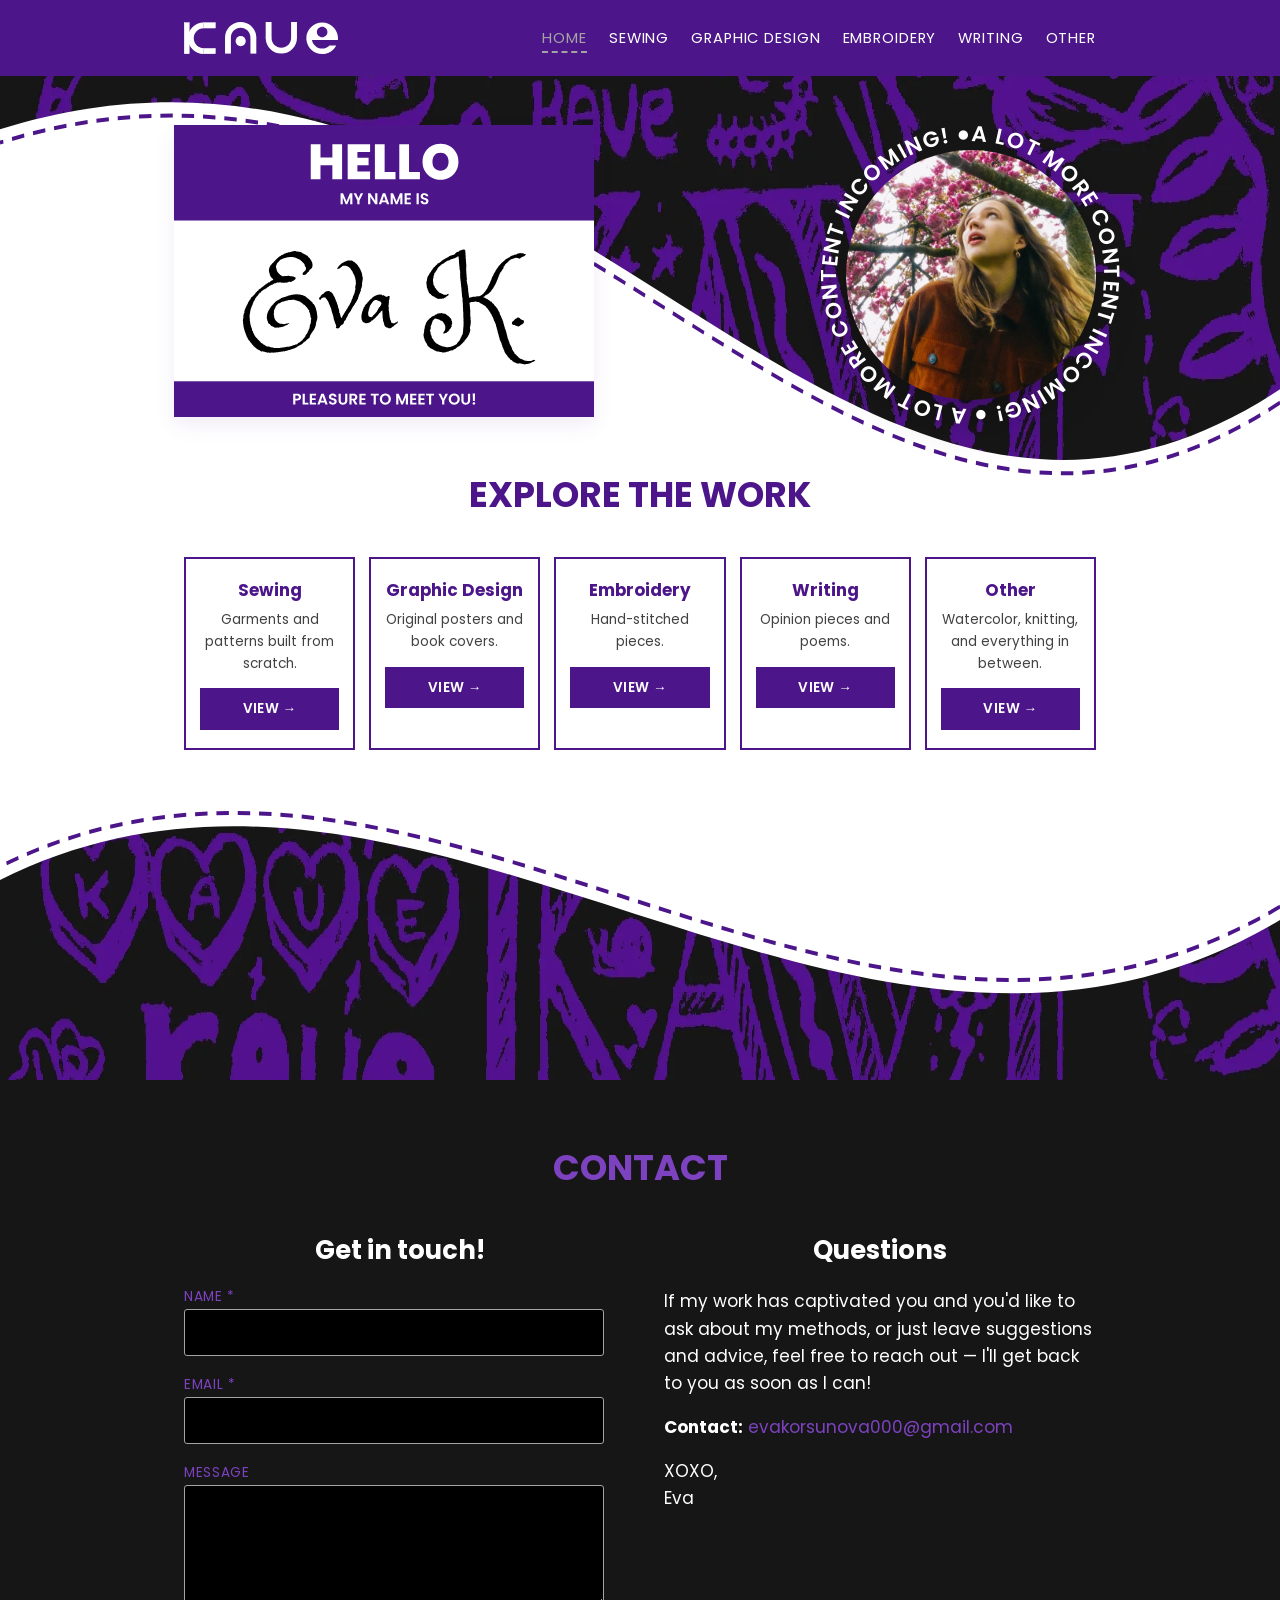
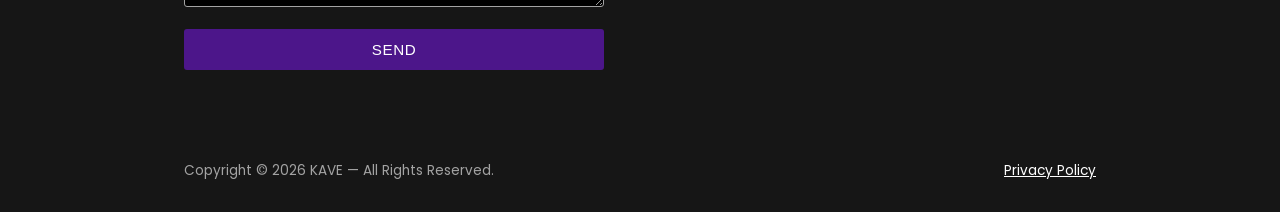
<file: index.html>
<!DOCTYPE html>
<html lang="en">
<head>
<meta charset="UTF-8">
<meta name="viewport" content="width=device-width, initial-scale=1">
<title>KAVE - My Creative Journey</title>
<meta name="description" content="KAVE is the blog of my creative journey - sewing, graphic design, embroidery, writing, and more, all made completely from scratch.">
<link rel="stylesheet" href="style.css">
</head>
<body>

<header>
  <div class="wrap">
    <a class="brand" href="index.html"><img src="images/main/kave_logo_vectorized.svg" alt="KAVE"></a>
    <nav>
      <ul>
        <li><a href="index.html" class="active">Home</a></li>
        <li><a href="sewing.html">Sewing</a></li>
        <li><a href="graphic-design.html">Graphic Design</a></li>
        <li><a href="embroidery.html">Embroidery</a></li>
        <li><a href="writing.html">Writing</a></li>
        <li><a href="other.html">Other</a></li>
      </ul>
    </nav>
  </div>
</header>
<section class="wave-divider wave-divider-top">
  <svg viewBox="0 0 1440 300" preserveAspectRatio="none" class="wave-svg">
    <defs>
      <clipPath id="waveClip">
        <path d="M1440,235 C940,455 620,-90 0,40 L0,0 L1440,0 Z"></path>
      </clipPath>
    </defs>
    <image href="images/main/background2.png" width="1440" height="300" preserveAspectRatio="xMidYMid slice" clip-path="url(#waveClip)"></image>
    <path d="M1440,245 C940,465 620,-80 0,50" style="fill:none" stroke="var(--violet)" stroke-width="3" stroke-dasharray="14 10"></path>
  </svg>
</section>

<section class="about-photo">
  <div class="wrap about-photo-grid">
    <div class="about-photo-circle">
      <svg viewBox="0 0 280 280" class="circle-caption">
        <defs>
          <path id="captionArc" d="M 140,15 A 125,125 0 1 1 139,15" fill="none"></path>
        </defs>
        <text>
          <textPath href="#captionArc" startOffset="0%" text-anchor="start">
            A LOT MORE CONTENT INCOMING! ● A LOT MORE CONTENT INCOMING! ● 
          </textPath>
        </text>
      </svg>
      <img src="images/main/eva.jpg" alt="Eva at work">
    </div>
  </div>
</section>

<section class="hero">
  <div class="wrap">
    <div class="hero-flip" id="heroFlip" tabindex="0" role="button" aria-pressed="false" aria-label="About Eva, click to flip">
      <div class="hero-flip-inner">
        <div class="hero-flip-front">
          <img src="images/main/mynameis.svg" alt="Hi, I'm Eva!">
        </div>
        <div class="hero-flip-back">
          <img src="images/main/aboutme.svg" alt="Eva about">
        </div>
      </div>
    </div>
  </div>
</section>

<script>
const heroFlip = document.getElementById('heroFlip');
function toggleFlip(){
  const flipped = heroFlip.classList.toggle('flipped');
  heroFlip.setAttribute('aria-pressed', flipped);
}
heroFlip.addEventListener('click', toggleFlip);
heroFlip.addEventListener('keydown', function(e){
  if(e.key === 'Enter' || e.key === ' '){
    e.preventDefault();
    toggleFlip();
  }
});
</script>

<section class="categories">
  <div class="wrap">
    <h2 class="block-heading">Explore the work</h2>
    <div class="grid">
      <div class="card">
        <h3>Sewing</h3>
        <p>Garments and patterns built from scratch.</p>
        <a href="sewing.html">View →</a>
      </div>
      <div class="card">
        <h3>Graphic Design</h3>
        <p>Original posters and book covers.</p>
        <a href="graphic-design.html">View →</a>
      </div>
      <div class="card">
        <h3>Embroidery</h3>
        <p>Hand-stitched pieces.</p>
        <a href="embroidery.html">View →</a>
      </div>
      <div class="card">
        <h3>Writing</h3>
        <p>Opinion pieces and poems.</p>
        <a href="writing.html">View →</a>
      </div>
      <div class="card">
        <h3>Other</h3>
        <p>Watercolor, knitting, and everything in between.</p>
        <a href="other.html">View →</a>
      </div>
    </div>
  </div>
</section>

<section class="wave-divider wave-divider-bottom">
  <svg viewBox="0 0 1440 300" preserveAspectRatio="none" class="wave-svg">
    <defs>
      <clipPath id="waveClip2">
        <path d="M1440,180 C960,371 480,-10 0,150 L0,300 L1440,300 Z"></path>
      </clipPath>
    </defs>
    <image href="images/main/background2.png" width="1440" height="300" preserveAspectRatio="xMidYMid slice" clip-path="url(#waveClip2)"></image>
    <path d="M1440,170 C960,361 480,-20 0,140" style="fill:none" stroke="var(--violet)" stroke-width="3" stroke-dasharray="14 10"></path>
  </svg>
</section>

<section class="contact">
  <h2 class="block-heading">Contact</h2>
  <div class="wrap">
    <div class="contact-grid">
      <div>
        <h2 class="contact-subhead">Get in touch!</h2>
        <form action="https://api.web3forms.com/submit" method="POST">
          <input type="hidden" name="access_key" value="38f56095-2f31-41ad-961e-1af0480c2908">
          <input type="hidden" name="subject" value="New message from KAVE contact form">
          <input type="checkbox" name="botcheck" style="display:none" tabindex="-1" autocomplete="off">
          <div>
            <label for="name">Name *</label>
            <input id="name" name="name" type="text" required>
          </div>
          <div>
            <label for="email">Email *</label>
            <input id="email" name="email" type="email" required>
          </div>
          <div>
            <label for="message">Message</label>
            <textarea id="message" name="message" rows="4"></textarea>
          </div>
          <button class="send" type="submit">Send</button>
        </form>
      </div>
      <div>
        <h3 class="contact-subhead">Questions</h3>
        <p>If my work has captivated you and you'd like to ask about my methods, or just leave suggestions and advice, feel free to reach out — I'll get back to you as soon as I can!</p>
        <p class="contact-email"><strong>Contact:</strong> <a href="mailto:evakorsunova000@gmail.com">evakorsunova000@gmail.com</a></p>
        <p>XOXO,<br>Eva</p>
      </div>
    </div>
  </div>
</section>

<footer>
  <div class="wrap">
    <span>Copyright © 2026 KAVE — All Rights Reserved.</span>
    <a href="privacy-policy.html">Privacy Policy</a>
  </div>
</footer>

</body>
</html>
</file>
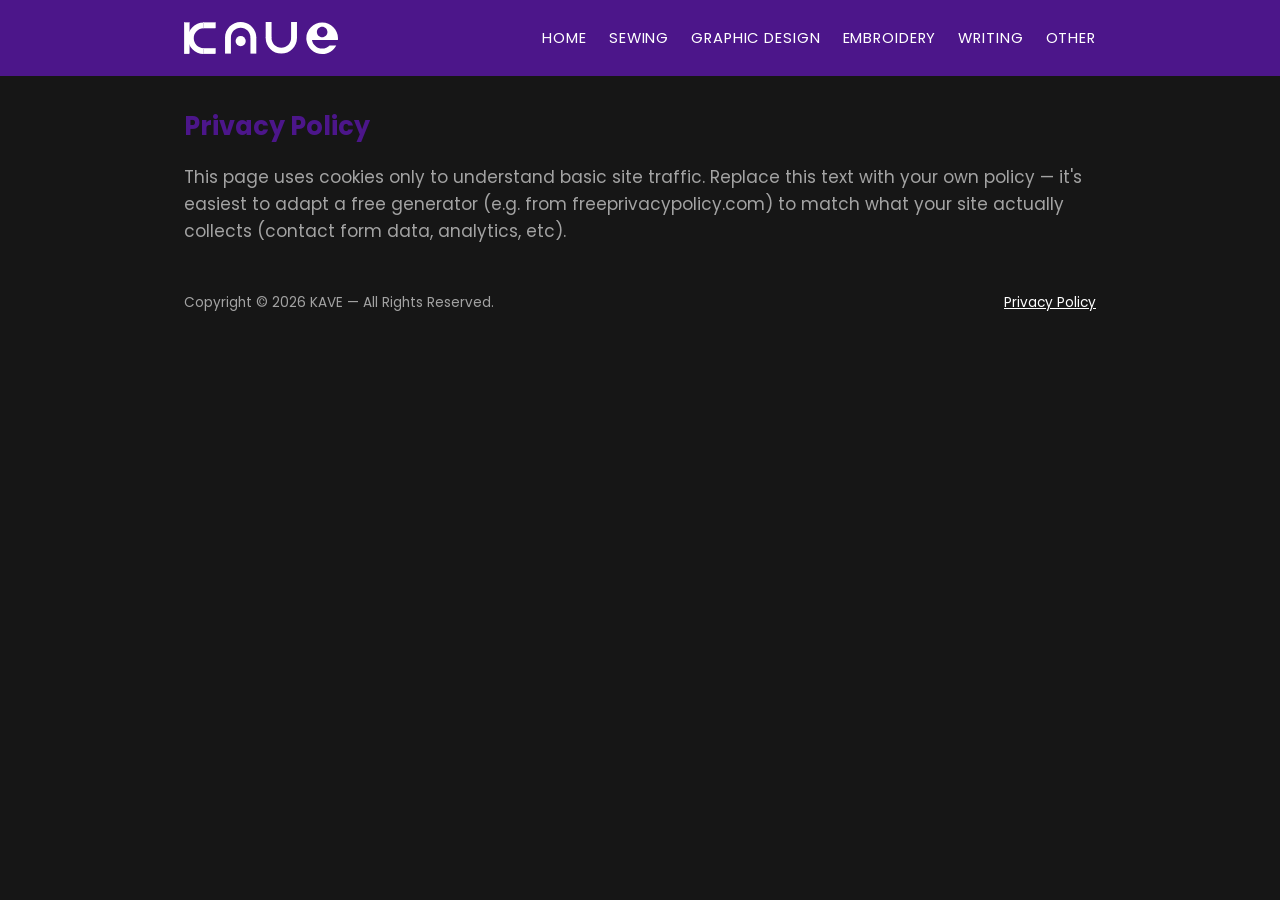
<file: privacy-policy.html>
<!DOCTYPE html>
<html lang="en">
<head>
<meta charset="UTF-8">
<meta name="viewport" content="width=device-width, initial-scale=1">
<title>Privacy Policy — KAVE</title>
<link rel="stylesheet" href="style.css">
</head>
<body class="subpage">

<header>
  <div class="wrap">
    <a class="brand" href="index.html"><img src="images/main/kave_logo_vectorized.svg" alt="KAVE"></a>
    <nav>
      <ul>
        <li><a href="index.html">Home</a></li>
        <li><a href="sewing.html">Sewing</a></li>
        <li><a href="graphic-design.html">Graphic Design</a></li>
        <li><a href="embroidery.html">Embroidery</a></li>
        <li><a href="writing.html">Writing</a></li>
        <li><a href="other.html">Other</a></li>
      </ul>
    </nav>
  </div>
</header>

<section class="page-header">
  <div class="wrap">
    <h1>Privacy Policy</h1>
    <p>This page uses cookies only to understand basic site traffic. Replace this text with your own policy — it's easiest to adapt a free generator (e.g. from freeprivacypolicy.com) to match what your site actually collects (contact form data, analytics, etc).</p>
  </div>
</section>

<footer>
  <div class="wrap">
    <span>Copyright © 2026 KAVE — All Rights Reserved.</span>
    <a href="privacy-policy.html">Privacy Policy</a>
  </div>
</footer>

</body>
</html>
</file>
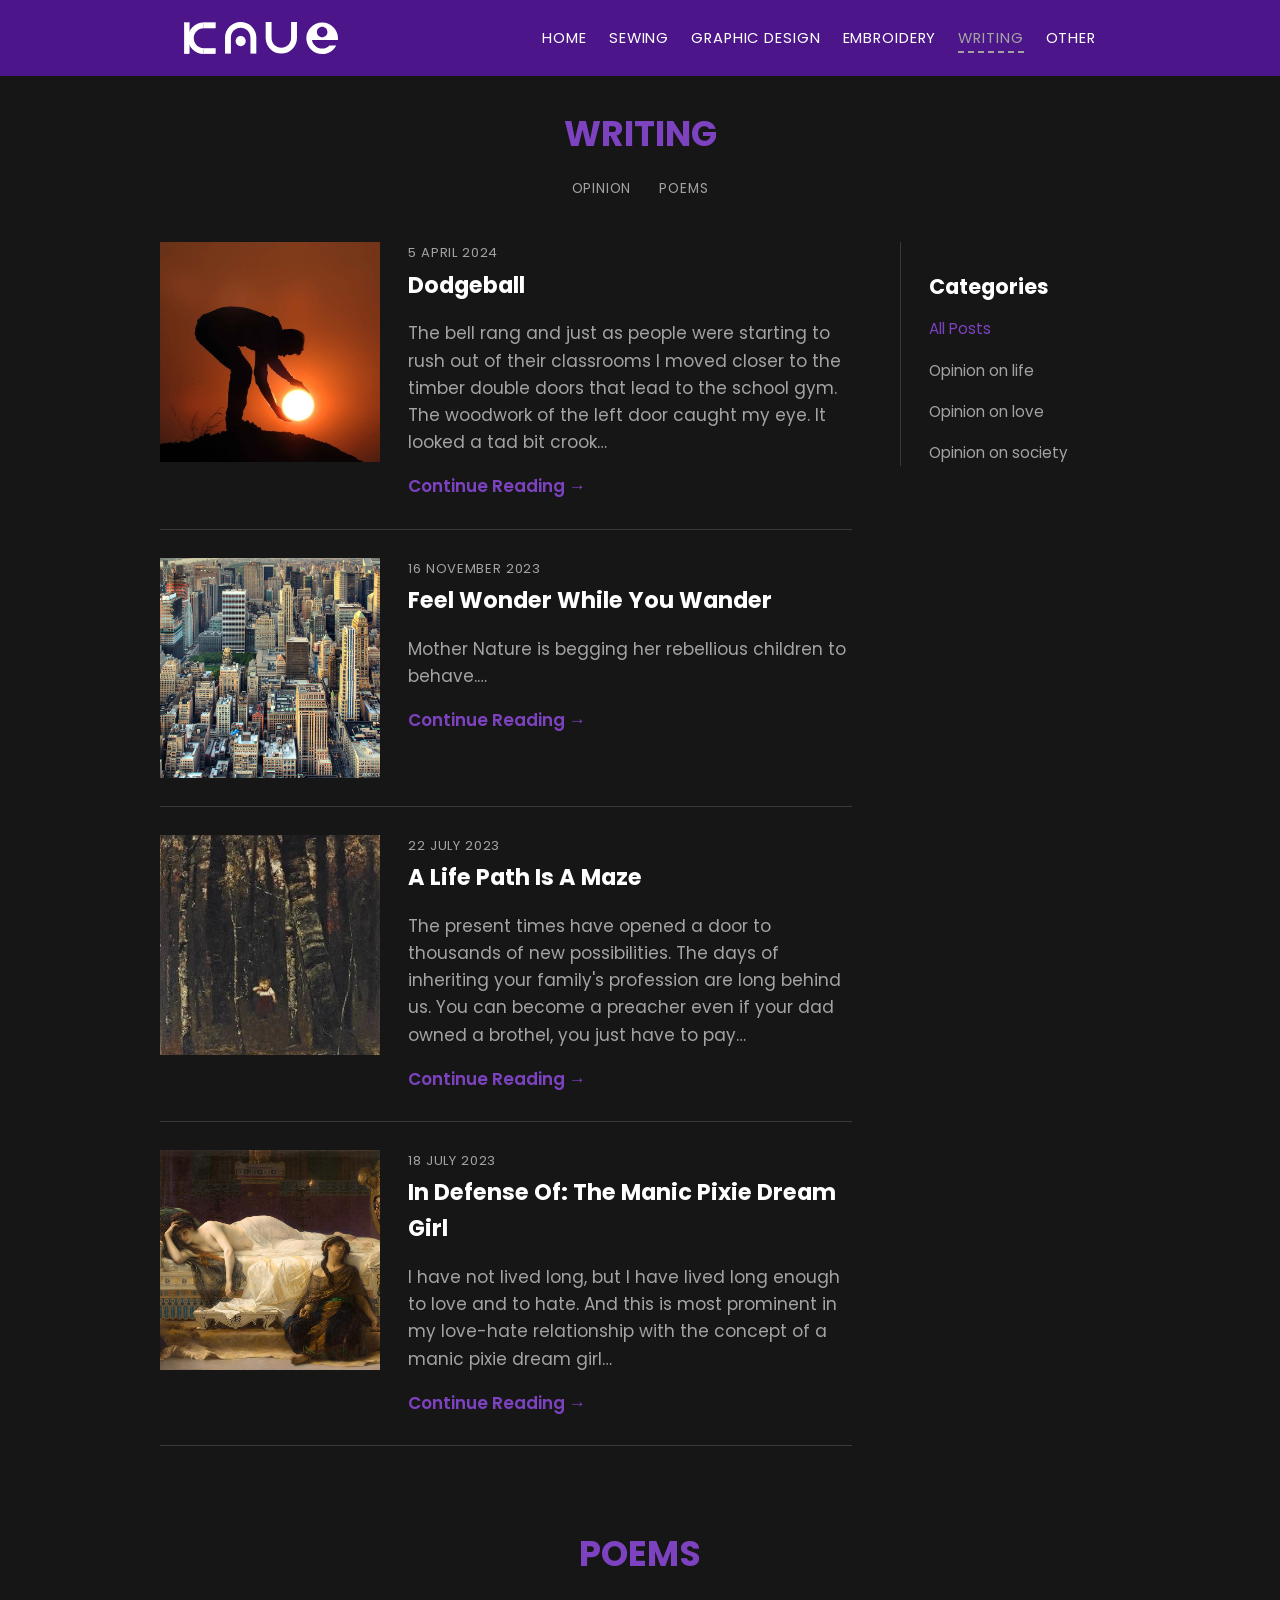
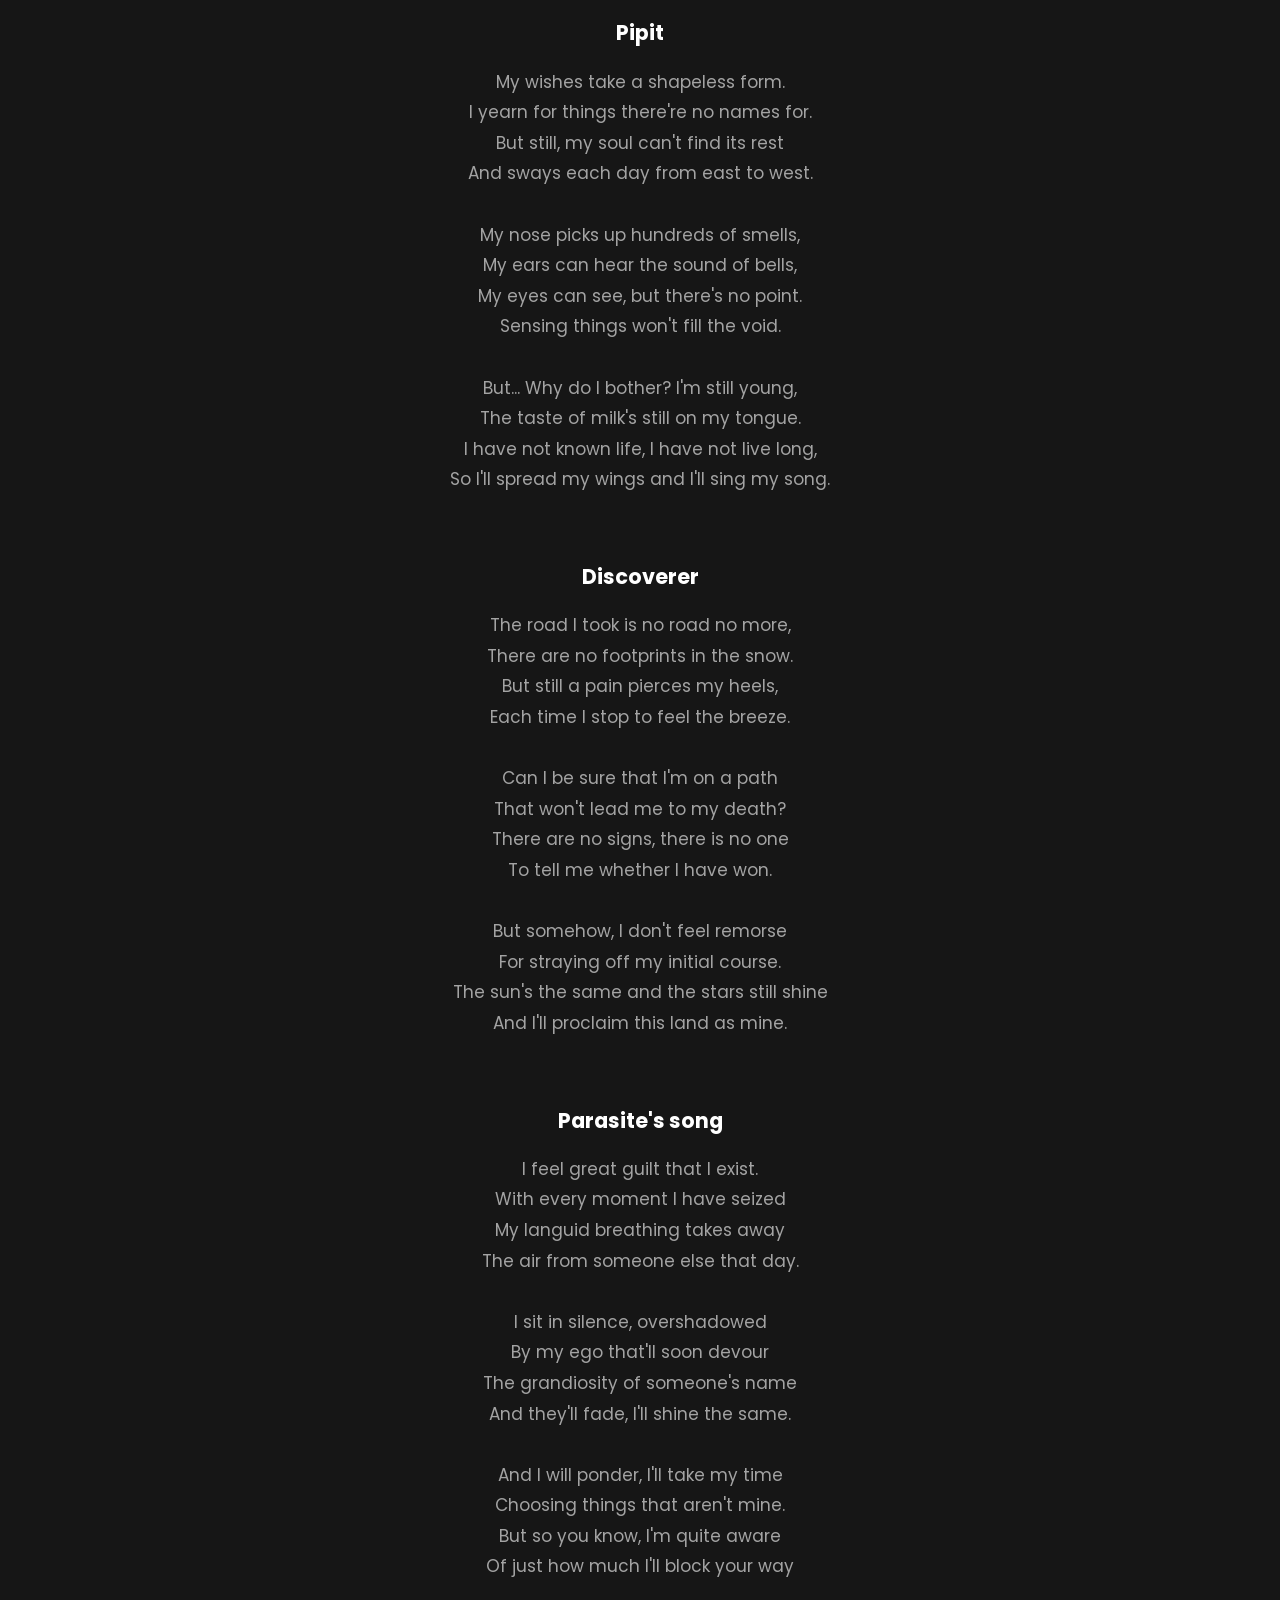
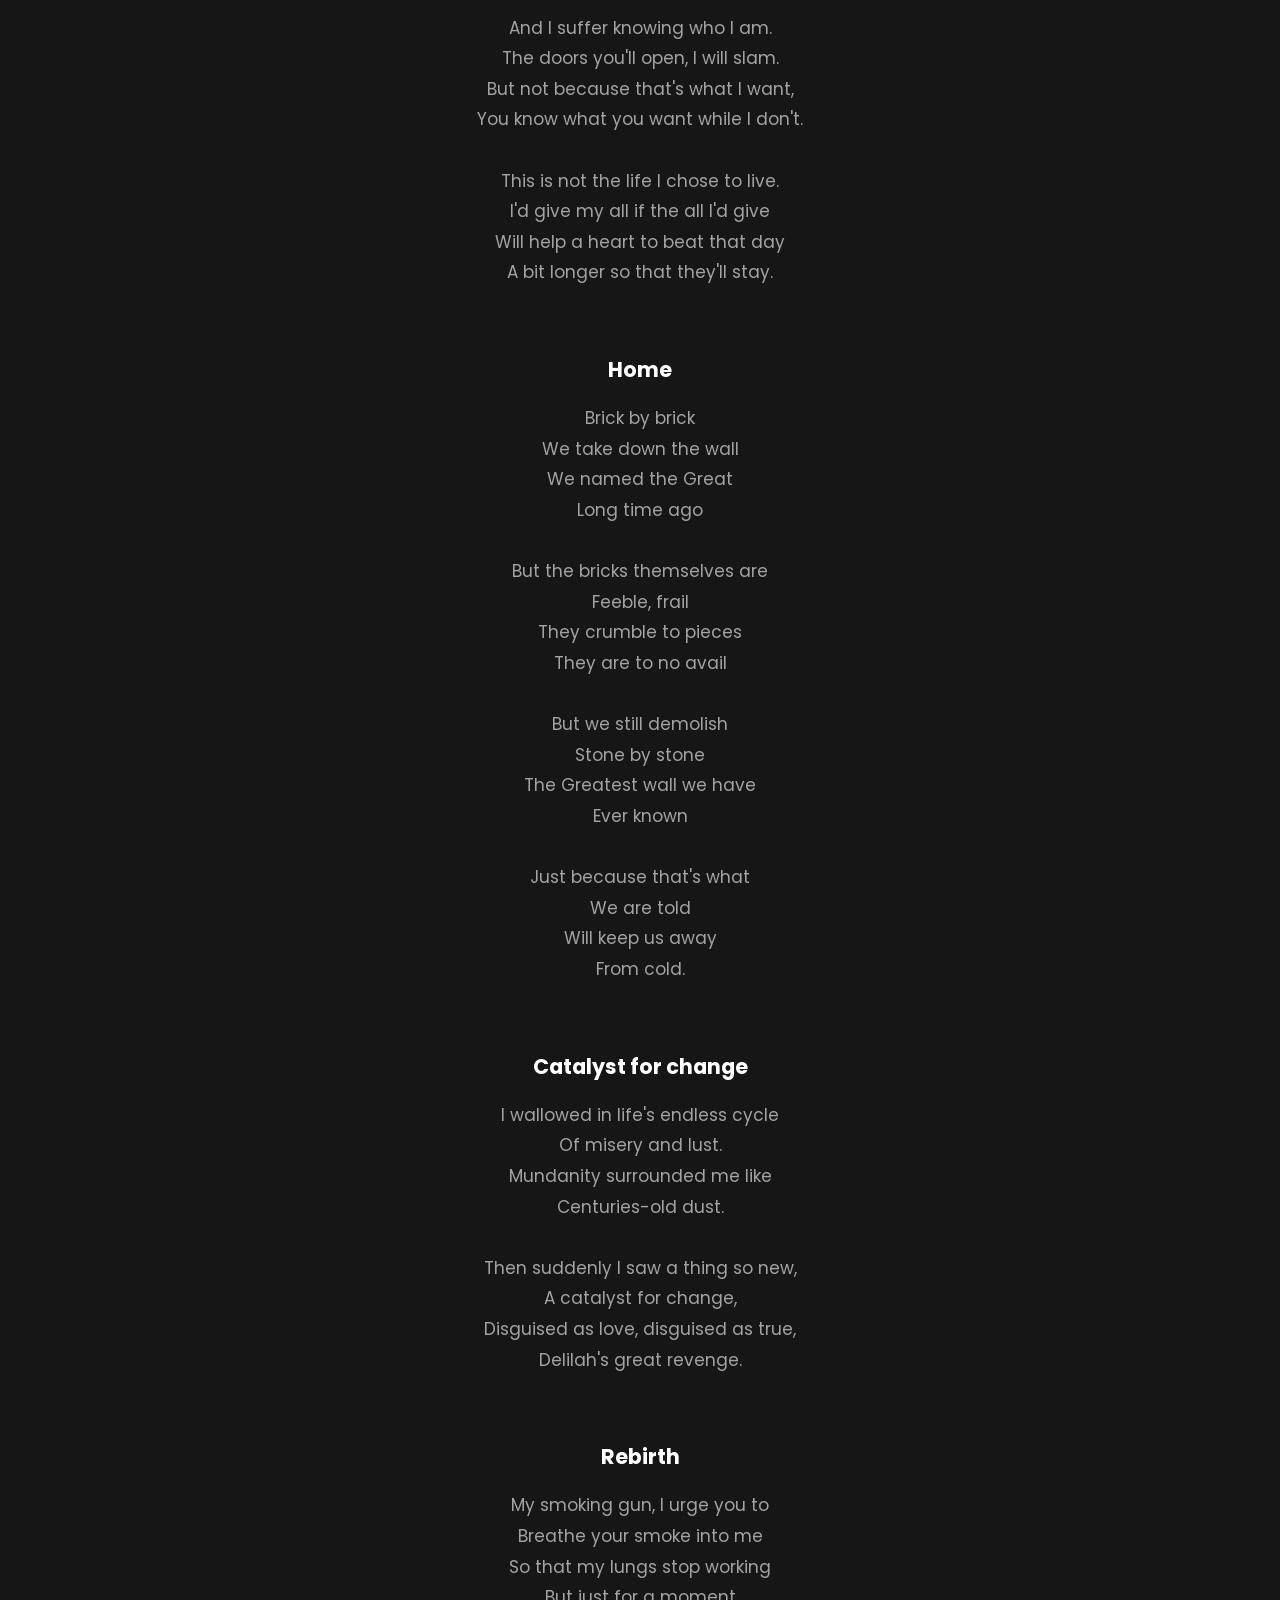
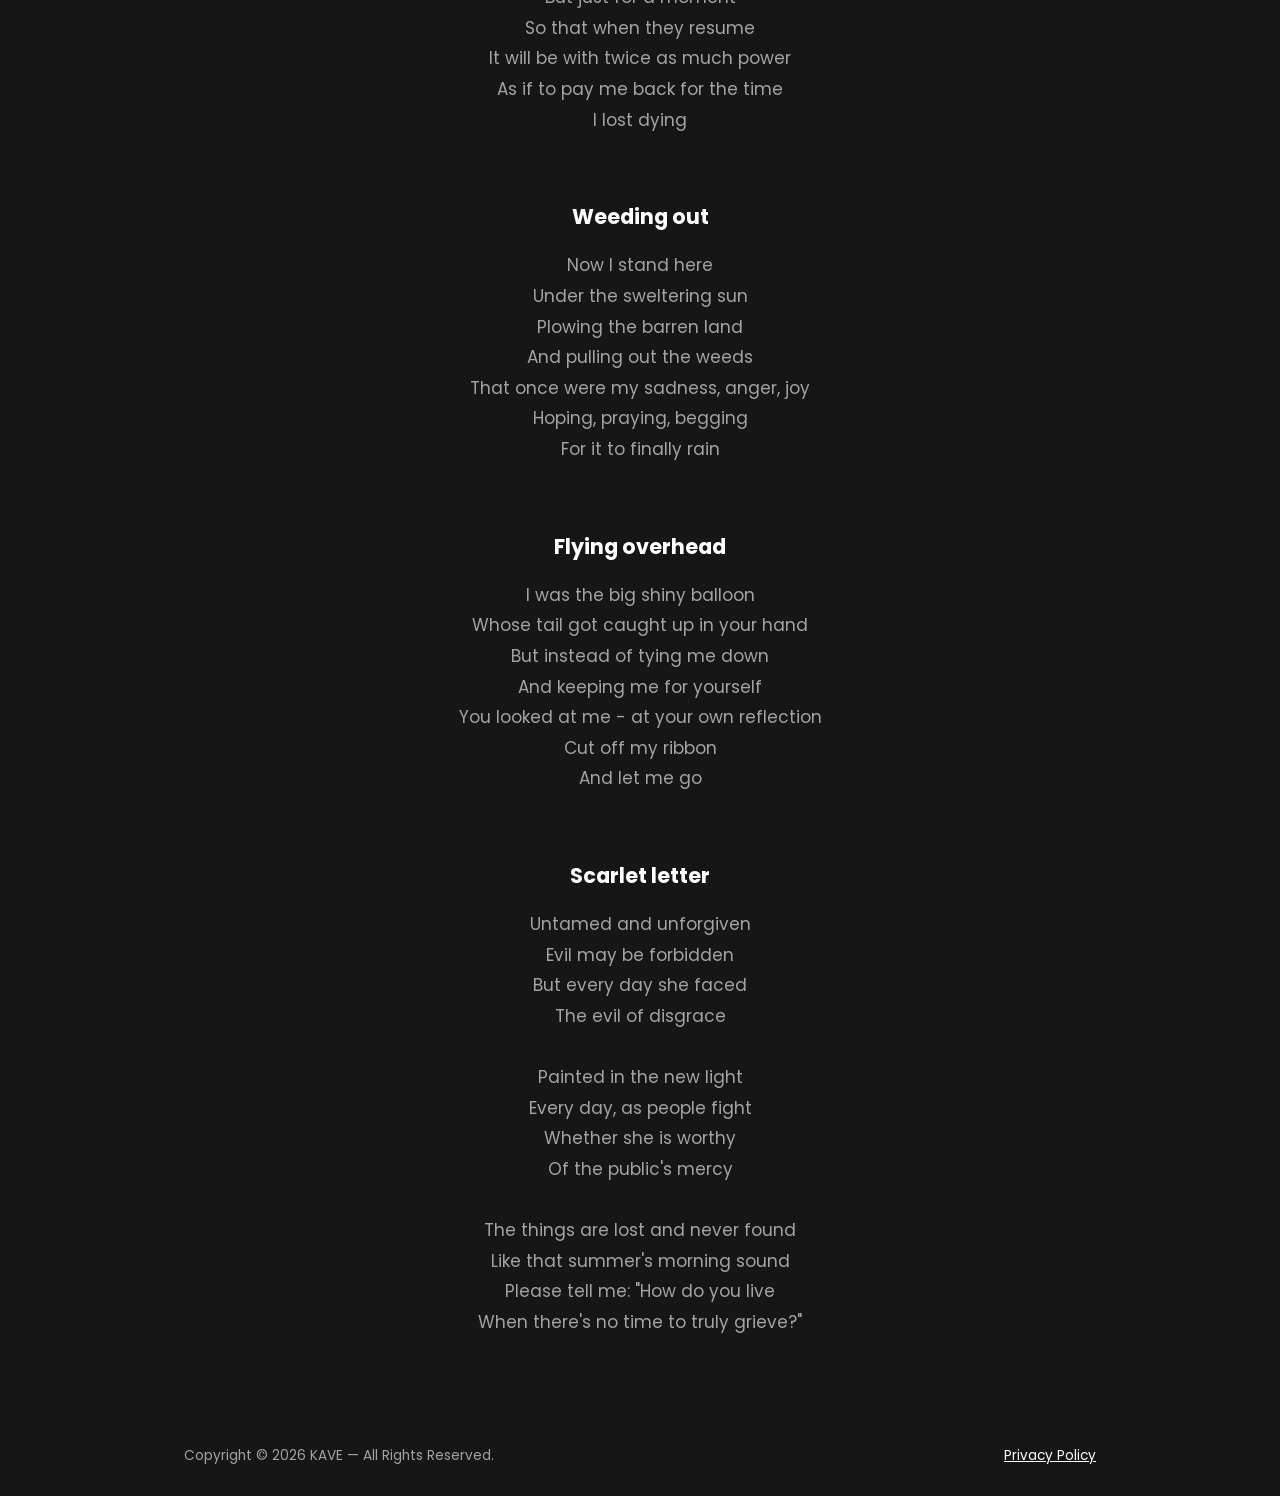
<file: writing.html>
<!DOCTYPE html>
<html lang="en">
<head>
<meta charset="UTF-8">
<meta name="viewport" content="width=device-width, initial-scale=1">
<title>Writing — KAVE</title>
<meta name="description" content="Notes, reflections, and stories from the creative process.">
<link rel="stylesheet" href="style.css">
</head>
<body class="subpage">

<header>
  <div class="wrap">
    <a class="brand" href="index.html"><img src="images/main/kave_logo_vectorized.svg" alt="KAVE"></a>
    <nav>
      <ul>
        <li><a href="index.html">Home</a></li>
        <li><a href="sewing.html">Sewing</a></li>
        <li><a href="graphic-design.html">Graphic Design</a></li>
        <li><a href="embroidery.html">Embroidery</a></li>
        <li><a href="writing.html" class="active">Writing</a></li>
        <li><a href="other.html">Other</a></li>
      </ul>
    </nav>
  </div>
</header>

<section class="page-header">
  <div class="wrap">
    <h1 class="block-heading">Writing</h1>
  </div>
</section>

<nav class="subnav">
  <a href="#opinion">Opinion</a>
  <a href="#poems">Poems</a>
</nav>

<section id="opinion">
  <div class="wrap blog-layout">
    <div class="blog-posts" id="blogPosts">

      <article class="blog-post" data-category="Opinion on society">
        <img class="blog-post-thumb" src="images/writing/dodgeball.jpg" alt="Dodgeball">
        <div>
          <div class="blog-post-date">5 April 2024</div>
          <h3>Dodgeball</h3>
          <p>The bell rang and just as people were starting to rush out of their classrooms I moved closer to the timber double doors that lead to the school gym. The woodwork of the left door caught my eye. It looked a tad bit crook&hellip;</p>
          <a class="blog-post-more" href="blogs/writing-dodgeball.html">Continue Reading →</a>
        </div>
      </article>

      <article class="blog-post" data-category="Opinion on society">
        <img class="blog-post-thumb" src="images/writing/wonder.jpg" alt="Post thumbnail">
        <div>
          <div class="blog-post-date">16 November 2023</div>
          <h3>Feel Wonder While You Wander</h3>
          <p>Mother Nature is begging her rebellious children to behave.&hellip;</p>
          <a class="blog-post-more" href="blogs/writing-wonder.html">Continue Reading →</a>
        </div>
      </article>

      <article class="blog-post" data-category="Opinion on love">
        <img class="blog-post-thumb" src="images/writing/lifepath.jpg" alt="Post thumbnail">
        <div>
          <div class="blog-post-date">22 July 2023</div>
          <h3>A Life Path Is A Maze</h3>
          <p>The present times have opened a door to thousands of new possibilities. The days of inheriting your family's profession are long behind us. You can become a preacher even if your dad owned a brothel, you just have to pay&hellip;</p>
          <a class="blog-post-more" href="blogs/writing-lifepath.html">Continue Reading →</a>
        </div>
      </article>

      <article class="blog-post" data-category="Opinion on life">
        <img class="blog-post-thumb" src="images/writing/pixie.jpg" alt="Post thumbnail">
        <div>
          <div class="blog-post-date">18 July 2023</div>
          <h3>In Defense Of: The Manic Pixie Dream Girl</h3>
          <p>I have not lived long, but I have lived long enough to love and to hate. And this is most prominent in my love-hate relationship with the concept of a manic pixie dream girl&hellip;</p>
          <a class="blog-post-more" href="blogs/writing-pixie.html">Continue Reading →</a>
        </div>
      </article>

    </div>

    <aside class="blog-categories">
      <h4>Categories</h4>
      <ul id="categoryList">
        <li><a href="#" class="active" data-category="All Posts">All Posts</a></li>
        <li><a href="#" data-category="Opinion on life">Opinion on life</a></li>
        <li><a href="#" data-category="Opinion on love">Opinion on love</a></li>
        <li><a href="#" data-category="Opinion on society">Opinion on society</a></li>
      </ul>
    </aside>
  </div>
</section>

<section id="poems" class="poems">
  <div class="wrap">
    <h2 class="block-heading">Poems</h2>
    <div class="poems-list">

      <div class="poem">
        <h3>Pipit</h3>
        <p class="poem-body">My wishes take a shapeless form.
I yearn for things there're no names for.
But still, my soul can't find its rest
And sways each day from east to west.

My nose picks up hundreds of smells,
My ears can hear the sound of bells,
My eyes can see, but there's no point.
Sensing things won't fill the void.

But... Why do I bother? I'm still young,
The taste of milk's still on my tongue.
I have not known life, I have not live long,
So I'll spread my wings and I'll sing my song.</p>
      </div>

      <div class="poem">
        <h3>Discoverer</h3>
        <p class="poem-body">The road I took is no road no more,
There are no footprints in the snow.
But still a pain pierces my heels,
Each time I stop to feel the breeze.

Can I be sure that I'm on a path
That won't lead me to my death?
There are no signs, there is no one
To tell me whether I have won.

But somehow, I don't feel remorse
For straying off my initial course.
The sun's the same and the stars still shine
And I'll proclaim this land as mine.</p>
      </div>

      <div class="poem">
        <h3>Parasite's song</h3>
        <p class="poem-body">I feel great guilt that I exist.
With every moment I have seized
My languid breathing takes away
The air from someone else that day.

I sit in silence, overshadowed
By my ego that'll soon devour
The grandiosity of someone's name
And they'll fade, I'll shine the same.

And I will ponder, I'll take my time
Choosing things that aren't mine.
But so you know, I'm quite aware
Of just how much I'll block your way

And I suffer knowing who I am.
The doors you'll open, I will slam.
But not because that's what I want,
You know what you want while I don't.

This is not the life I chose to live.
I'd give my all if the all I'd give
Will help a heart to beat that day
A bit longer so that they'll stay.</p>
      </div>

      <div class="poem">
        <h3>Home</h3>
        <p class="poem-body">Brick by brick
We take down the wall
We named the Great
Long time ago

But the bricks themselves are
Feeble, frail
They crumble to pieces
They are to no avail

But we still demolish
Stone by stone
The Greatest wall we have
Ever known

Just because that's what
We are told
Will keep us away
From cold.</p>
      </div>

      <div class="poem">
        <h3>Catalyst for change</h3>
        <p class="poem-body">I wallowed in life's endless cycle
Of misery and lust.
Mundanity surrounded me like
Centuries-old dust.

Then suddenly I saw a thing so new,
A catalyst for change,
Disguised as love, disguised as true,
Delilah's great revenge.</p>
      </div>

      <div class="poem">
        <h3>Rebirth</h3>
        <p class="poem-body">My smoking gun, I urge you to
Breathe your smoke into me
So that my lungs stop working
But just for a moment
So that when they resume
It will be with twice as much power
As if to pay me back for the time
I lost dying</p>
      </div>

      <div class="poem">
        <h3>Weeding out</h3>
        <p class="poem-body">Now I stand here
Under the sweltering sun
Plowing the barren land
And pulling out the weeds
That once were my sadness, anger, joy
Hoping, praying, begging
For it to finally rain</p>
      </div>

      <div class="poem">
        <h3>Flying overhead</h3>
        <p class="poem-body">I was the big shiny balloon
Whose tail got caught up in your hand
But instead of tying me down
And keeping me for yourself
You looked at me - at your own reflection
Cut off my ribbon
And let me go</p>
      </div>

      <div class="poem">
        <h3>Scarlet letter</h3>
        <p class="poem-body">Untamed and unforgiven
Evil may be forbidden
But every day she faced
The evil of disgrace

Painted in the new light
Every day, as people fight
Whether she is worthy
Of the public's mercy

The things are lost and never found
Like that summer's morning sound
Please tell me: "How do you live
When there's no time to truly grieve?"</p>
      </div>

    </div>
  </div>
</section>

<script>
const categoryLinks = document.querySelectorAll('#categoryList a');
const posts = document.querySelectorAll('.blog-post');

categoryLinks.forEach(link => {
  link.addEventListener('click', function(e){
    e.preventDefault();
    categoryLinks.forEach(l => l.classList.remove('active'));
    this.classList.add('active');
    const selected = this.dataset.category;
    posts.forEach(post => {
      const show = selected === 'All Posts' || post.dataset.category === selected;
      post.style.display = show ? 'grid' : 'none';
    });
  });
});
</script>

<footer>
  <div class="wrap">
    <span>Copyright © 2026 KAVE — All Rights Reserved.</span>
    <a href="privacy-policy.html">Privacy Policy</a>
  </div>
</footer>

</body>
</html>
</file>
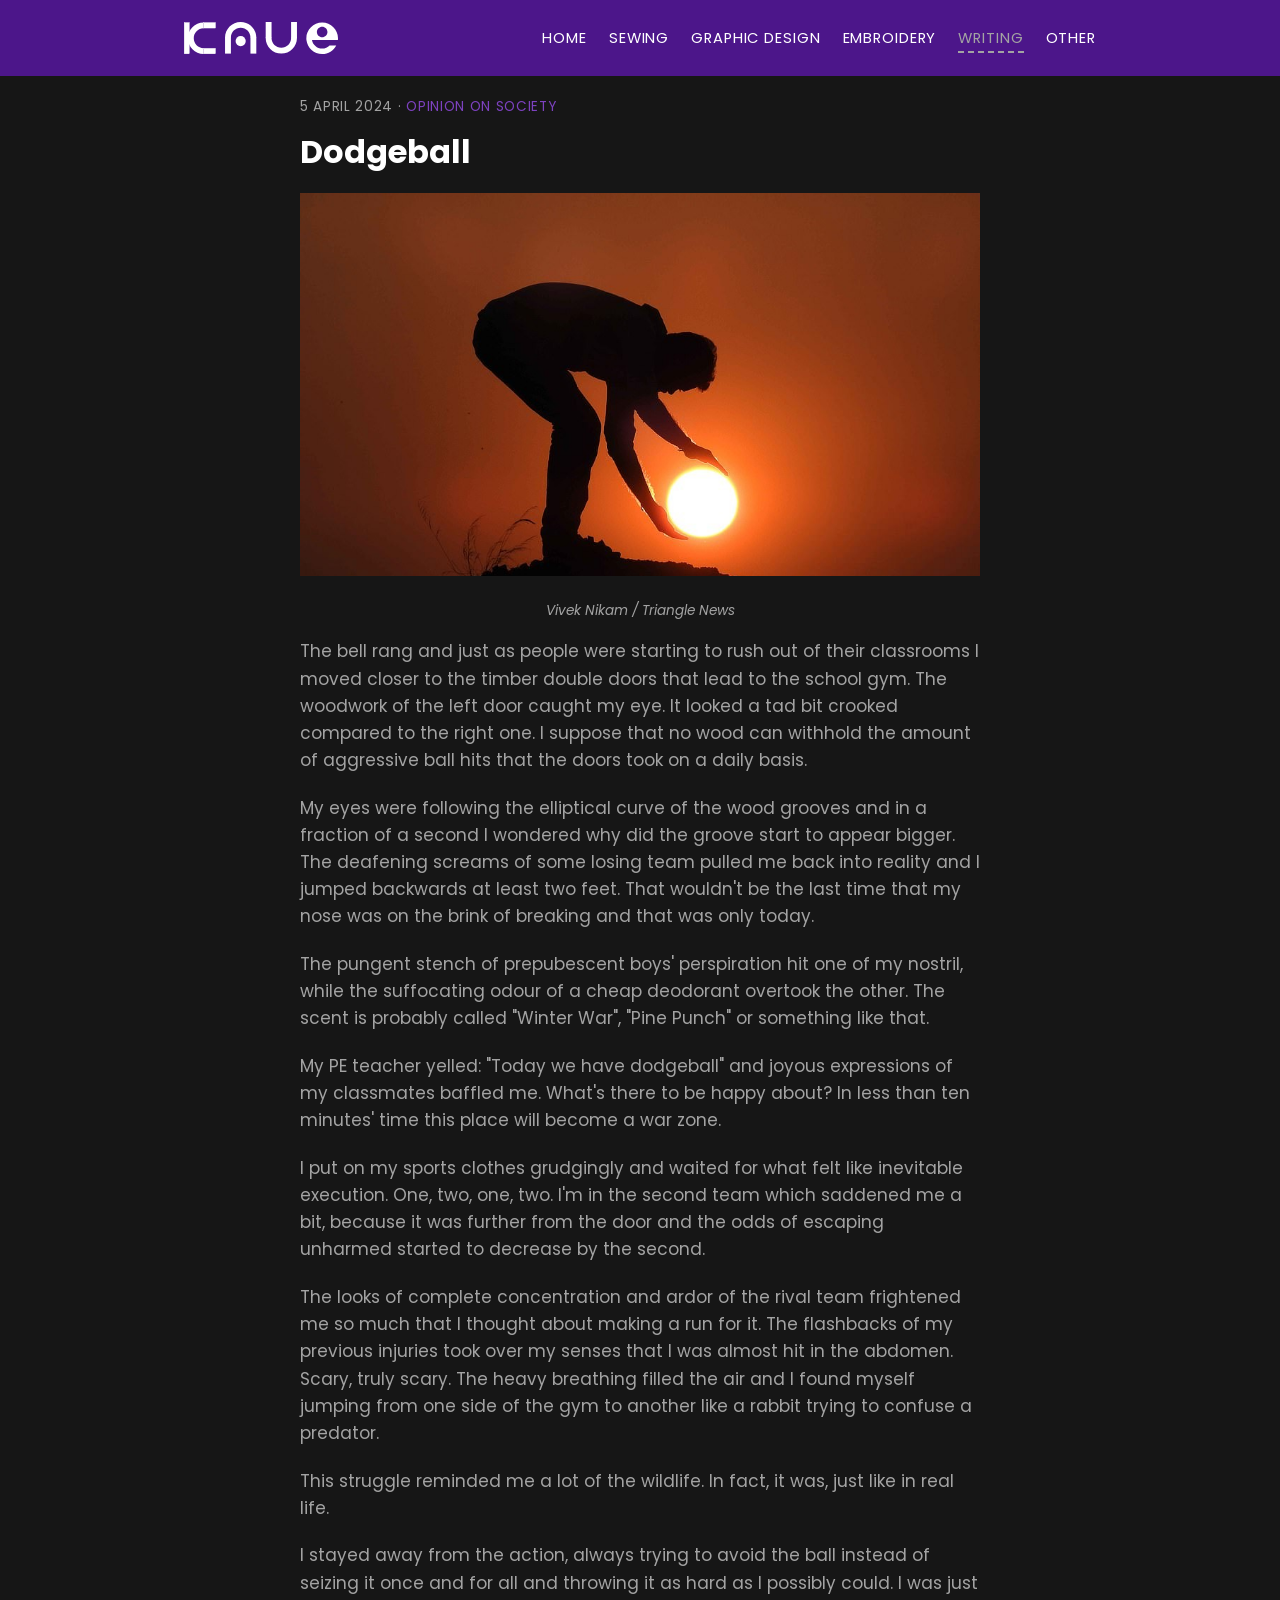
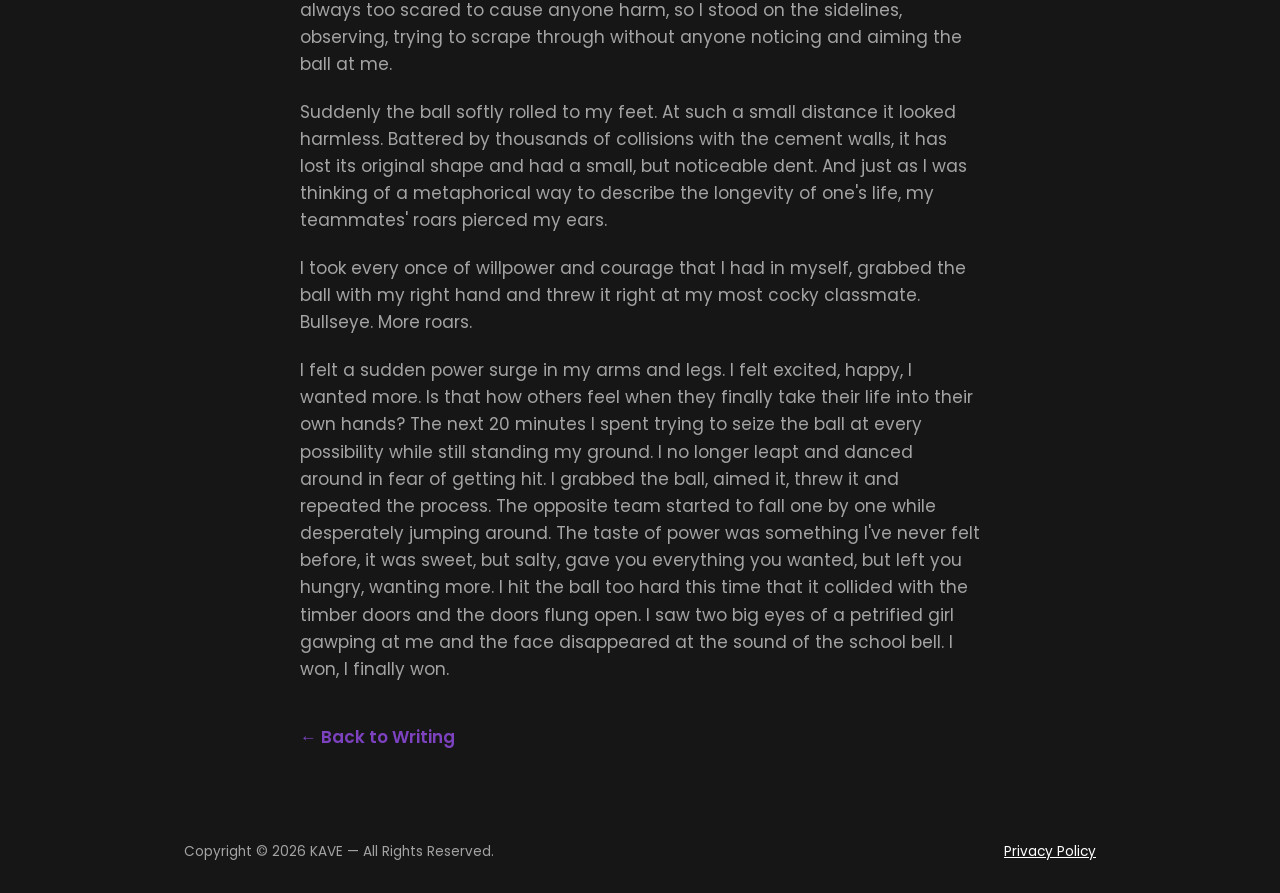
<file: blogs/writing-dodgeball.html>
<!DOCTYPE html>
<html lang="en">
<head>
<meta charset="UTF-8">
<meta name="viewport" content="width=device-width, initial-scale=1">
<title>Dodgeball — KAVE</title>
<meta name="description" content="A reflection on a school gym class memory.">
<link rel="stylesheet" href="../style.css">
</head>
<body class="subpage">

<header>
  <div class="wrap">
    <a class="brand" href="../index.html"><img src="../images/main/kave_logo_vectorized.svg" alt="KAVE"></a>
    <nav>
      <ul>
        <li><a href="../index.html">Home</a></li>
        <li><a href="../sewing.html">Sewing</a></li>
        <li><a href="../graphic-design.html">Graphic Design</a></li>
        <li><a href="../embroidery.html">Embroidery</a></li>
        <li><a href="../writing.html" class="active">Writing</a></li>
        <li><a href="../other.html">Other</a></li>
      </ul>
    </nav>
  </div>
</header>

<section class="wrap blog-article">
  <div class="blog-article-meta">5 April 2024 · <span class="blog-post-tag">Opinion on society</span></div>
  <h1>Dodgeball</h1>
  <img class="blog-article-cover" src="../images/writing/dodgeball.jpg" alt="Dodgeball">
  <p class="blog-article-caption">Vivek Nikam / Triangle News</p>
  <p>The bell rang and just as people were starting to rush out of their classrooms I moved closer to the timber double doors that lead to the school gym. The woodwork of the left door caught my eye. It looked a tad bit crooked compared to the right one. I suppose that no wood can withhold the amount of aggressive ball hits that the doors took on a daily basis.</p>
  <p>My eyes were following the elliptical curve of the wood grooves and in a fraction of a second I wondered why did the groove start to appear bigger. The deafening screams of some losing team pulled me back into reality and I jumped backwards at least two feet. That wouldn't be the last time that my nose was on the brink of breaking and that was only today.</p>
  <p>The pungent stench of prepubescent boys' perspiration hit one of my nostril, while the suffocating odour of a cheap deodorant overtook the other. The scent is probably called "Winter War", "Pine Punch" or something like that.</p>
  <p>My PE teacher yelled: "Today we have dodgeball" and joyous expressions of my classmates baffled me. What's there to be happy about? In less than ten minutes' time this place will become a war zone.</p>
  <p>I put on my sports clothes grudgingly and waited for what felt like inevitable execution. One, two, one, two. I'm in the second team which saddened me a bit, because it was further from the door and the odds of escaping unharmed started to decrease by the second.</p>
  <p>The looks of complete concentration and ardor of the rival team frightened me so much that I thought about making a run for it. The flashbacks of my previous injuries took over my senses that I was almost hit in the abdomen. Scary, truly scary. The heavy breathing filled the air and I found myself jumping from one side of the gym to another like a rabbit trying to confuse a predator.</p>
  <p>This struggle reminded me a lot of the wildlife. In fact, it was, just like in real life.</p>
  <p>I stayed away from the action, always trying to avoid the ball instead of seizing it once and for all and throwing it as hard as I possibly could. I was just always too scared to cause anyone harm, so I stood on the sidelines, observing, trying to scrape through without anyone noticing and aiming the ball at me.</p>
  <p>Suddenly the ball softly rolled to my feet. At such a small distance it looked harmless. Battered by thousands of collisions with the cement walls, it has lost its original shape and had a small, but noticeable dent. And just as I was thinking of a metaphorical way to describe the longevity of one's life, my teammates' roars pierced my ears.</p>
  <p>I took every once of willpower and courage that I had in myself, grabbed the ball with my right hand and threw it right at my most cocky classmate. Bullseye. More roars.</p>
  <p>I felt a sudden power surge in my arms and legs. I felt excited, happy, I wanted more. Is that how others feel when they finally take their life into their own hands? The next 20 minutes I spent trying to seize the ball at every possibility while still standing my ground. I no longer leapt and danced around in fear of getting hit. I grabbed the ball, aimed it, threw it and repeated the process. The opposite team started to fall one by one while desperately jumping around. The taste of power was something I've never felt before, it was sweet, but salty, gave you everything you wanted, but left you hungry, wanting more. I hit the ball too hard this time that it collided with the timber doors and the doors flung open. I saw two big eyes of a petrified girl gawping at me and the face disappeared at the sound of the school bell. I won, I finally won.</p>
  <a class="blog-article-back" href="../writing.html">← Back to Writing</a>
</section>

<footer>
  <div class="wrap">
    <span>Copyright © 2026 KAVE — All Rights Reserved.</span>
    <a href="../privacy-policy.html">Privacy Policy</a>
  </div>
</footer>

</body>
</html>
</file>
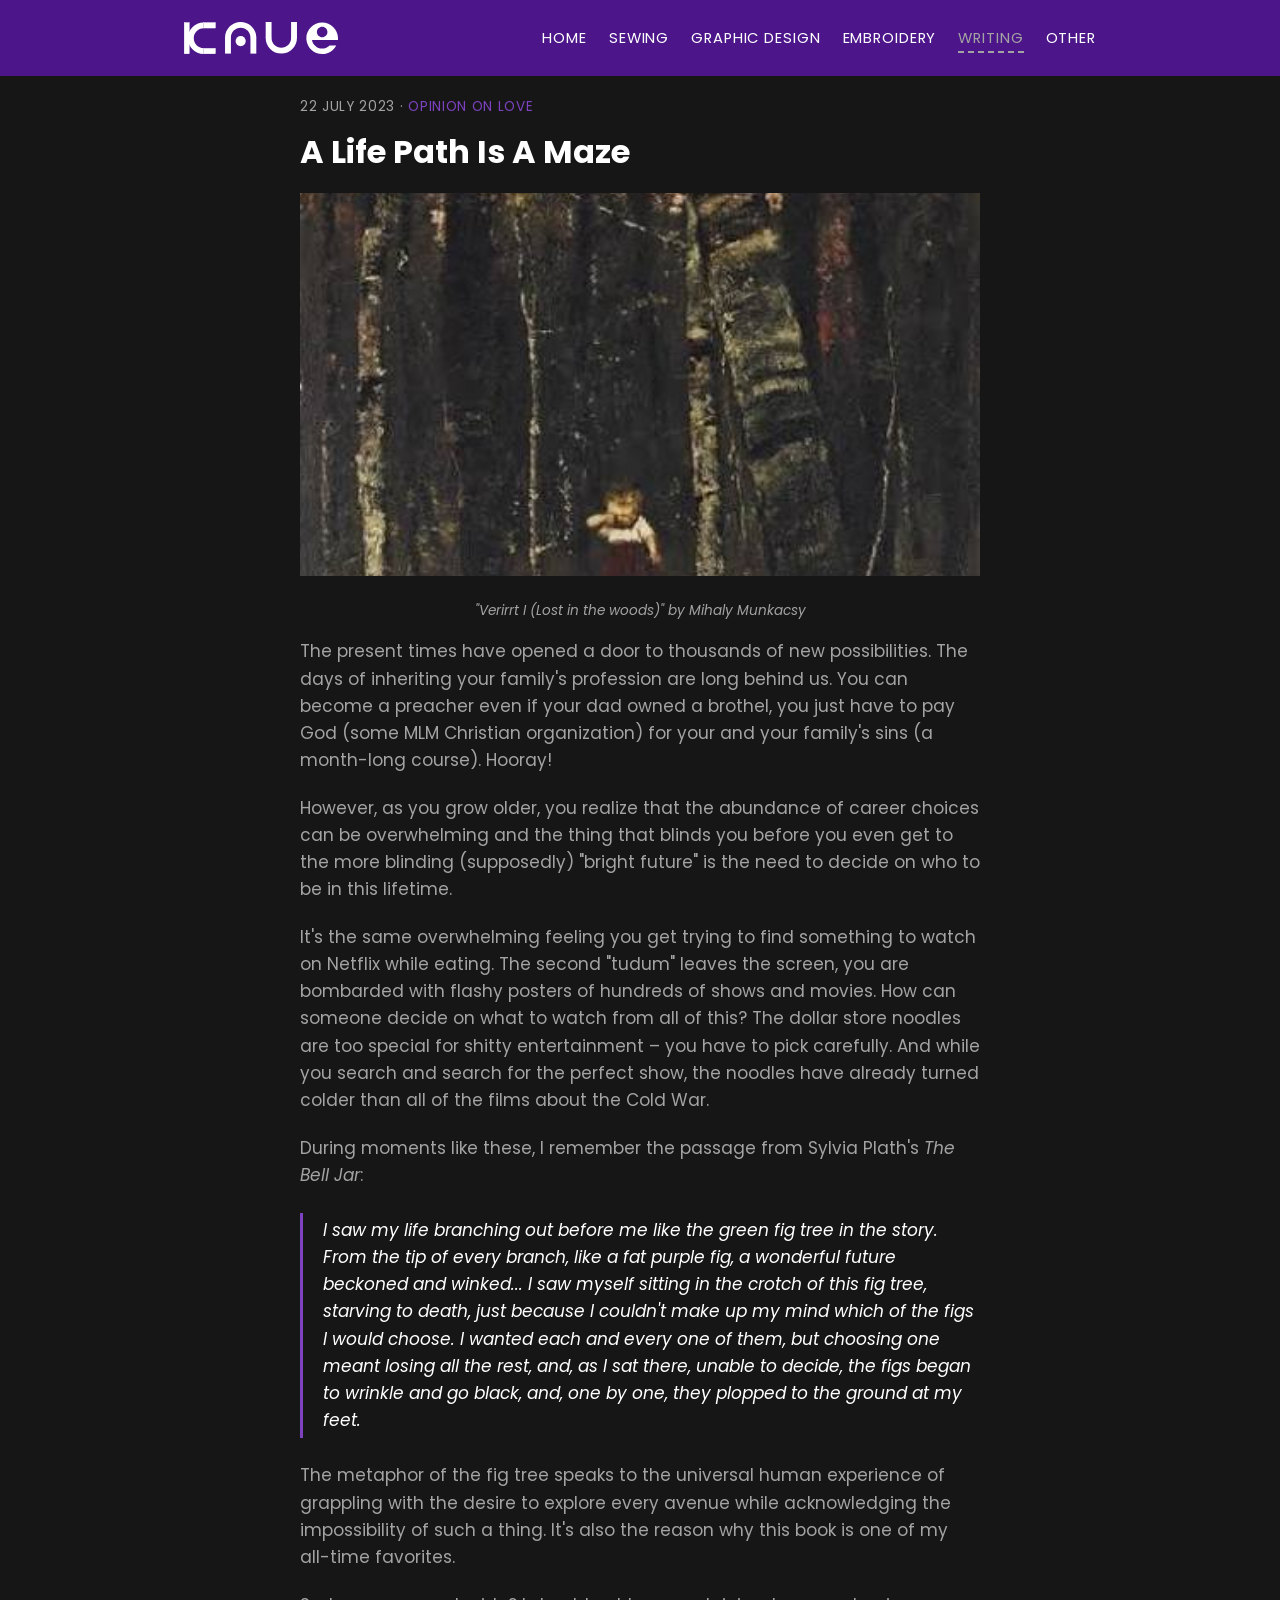
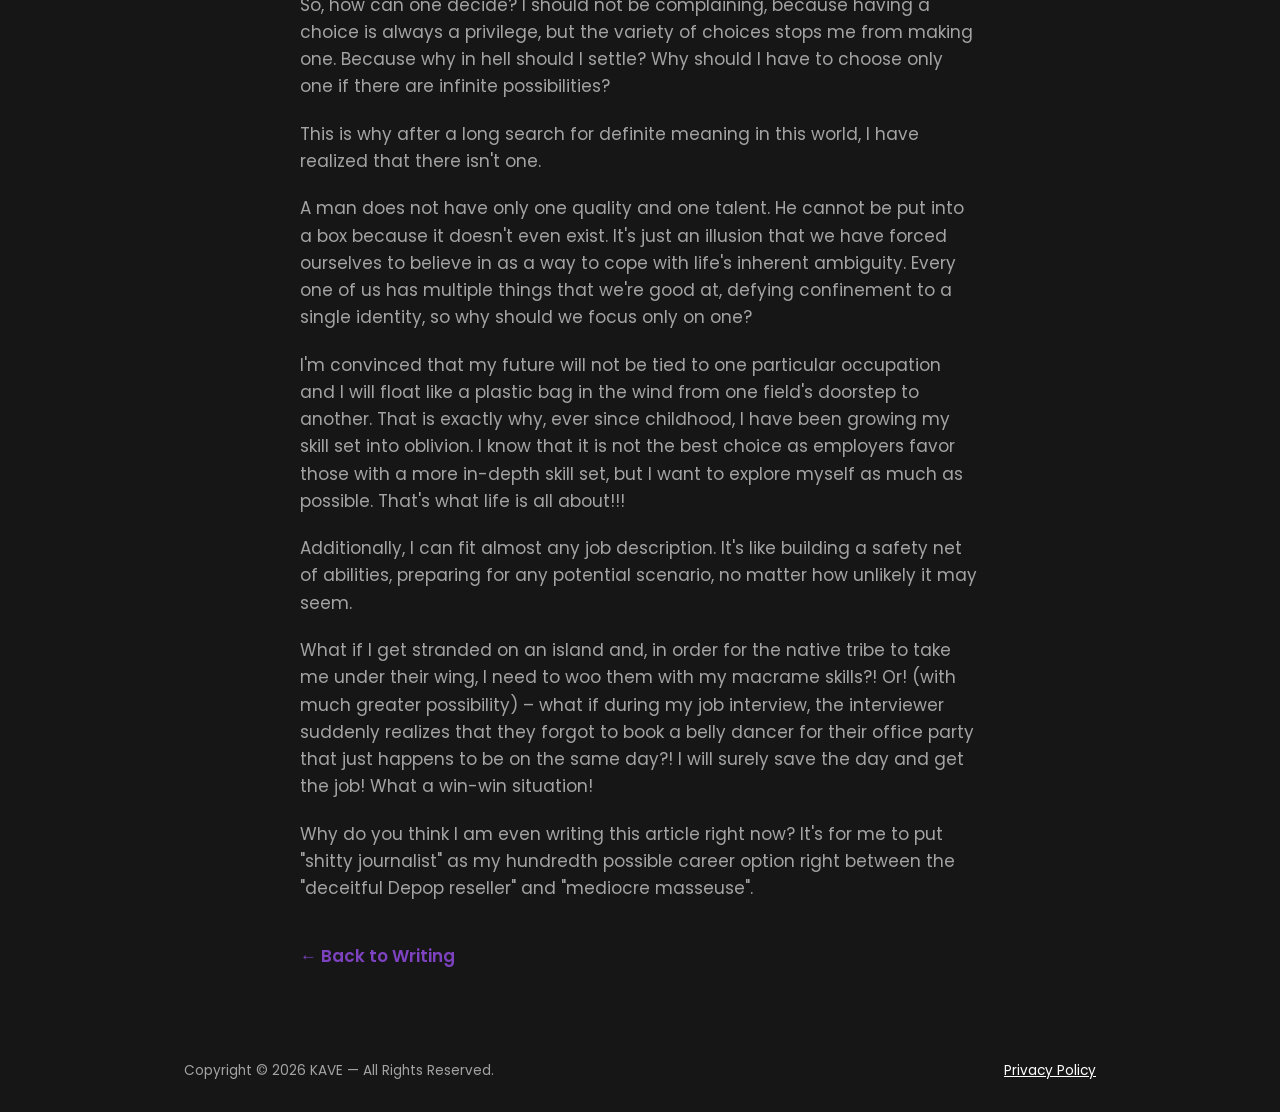
<file: blogs/writing-lifepath.html>
<!DOCTYPE html>
<html lang="en">
<head>
<meta charset="UTF-8">
<meta name="viewport" content="width=device-width, initial-scale=1">
<title>Another Post Title — KAVE</title>
<meta name="description" content="A short reflective piece.">
<link rel="stylesheet" href="../style.css">
</head>
<body class="subpage">

<header>
  <div class="wrap">
    <a class="brand" href="../index.html"><img src="../images/main/kave_logo_vectorized.svg" alt="KAVE"></a>
    <nav>
      <ul>
        <li><a href="../index.html">Home</a></li>
        <li><a href="../sewing.html">Sewing</a></li>
        <li><a href="../graphic-design.html">Graphic Design</a></li>
        <li><a href="../embroidery.html">Embroidery</a></li>
        <li><a href="../writing.html" class="active">Writing</a></li>
        <li><a href="../other.html">Other</a></li>
      </ul>
    </nav>
  </div>
</header>

<section class="wrap blog-article">
  <div class="blog-article-meta">22 July 2023 · <span class="blog-post-tag">Opinion on love</span></div>
  <h1>A Life Path Is A Maze</h1>
  <img class="blog-article-cover" src="../images/writing/lifepath.jpg" alt="Post cover">
  <p class="blog-article-caption">"Verirrt I (Lost in the woods)" by Mihaly Munkacsy</p>
  <p>The present times have opened a door to thousands of new possibilities. The days of inheriting your family's profession are long behind us. You can become a preacher even if your dad owned a brothel, you just have to pay God (some MLM Christian organization) for your and your family's sins (a month-long course). Hooray!</p>
  <p>However, as you grow older, you realize that the abundance of career choices can be overwhelming and the thing that blinds you before you even get to the more blinding (supposedly) "bright future" is the need to decide on who to be in this lifetime.</p>
  <p>It's the same overwhelming feeling you get trying to find something to watch on Netflix while eating. The second "tudum" leaves the screen, you are bombarded with flashy posters of hundreds of shows and movies. How can someone decide on what to watch from all of this? The dollar store noodles are too special for shitty entertainment – you have to pick carefully. And while you search and search for the perfect show, the noodles have already turned colder than all of the films about the Cold War.</p>
  <p>During moments like these, I remember the passage from Sylvia Plath's <em>The Bell Jar</em>:</p>
  <blockquote>I saw my life branching out before me like the green fig tree in the story. From the tip of every branch, like a fat purple fig, a wonderful future beckoned and winked... I saw myself sitting in the crotch of this fig tree, starving to death, just because I couldn't make up my mind which of the figs I would choose. I wanted each and every one of them, but choosing one meant losing all the rest, and, as I sat there, unable to decide, the figs began to wrinkle and go black, and, one by one, they plopped to the ground at my feet.</blockquote>
  <p>The metaphor of the fig tree speaks to the universal human experience of grappling with the desire to explore every avenue while acknowledging the impossibility of such a thing. It's also the reason why this book is one of my all-time favorites.</p>
  <p>So, how can one decide? I should not be complaining, because having a choice is always a privilege, but the variety of choices stops me from making one. Because why in hell should I settle? Why should I have to choose only one if there are infinite possibilities?</p>
  <p>This is why after a long search for definite meaning in this world, I have realized that there isn't one.</p>
  <p>A man does not have only one quality and one talent. He cannot be put into a box because it doesn't even exist. It's just an illusion that we have forced ourselves to believe in as a way to cope with life's inherent ambiguity. Every one of us has multiple things that we're good at, defying confinement to a single identity, so why should we focus only on one?</p>
  <p>I'm convinced that my future will not be tied to one particular occupation and I will float like a plastic bag in the wind from one field's doorstep to another. That is exactly why, ever since childhood, I have been growing my skill set into oblivion. I know that it is not the best choice as employers favor those with a more in-depth skill set, but I want to explore myself as much as possible. That's what life is all about!!!</p>
  <p>Additionally, I can fit almost any job description. It's like building a safety net of abilities, preparing for any potential scenario, no matter how unlikely it may seem.</p>
  <p>What if I get stranded on an island and, in order for the native tribe to take me under their wing, I need to woo them with my macrame skills?! Or! (with much greater possibility) – what if during my job interview, the interviewer suddenly realizes that they forgot to book a belly dancer for their office party that just happens to be on the same day?! I will surely save the day and get the job! What a win-win situation!</p>
  <p>Why do you think I am even writing this article right now? It's for me to put "shitty journalist" as my hundredth possible career option right between the "deceitful Depop reseller" and "mediocre masseuse".</p>
  <a class="blog-article-back" href="../writing.html">← Back to Writing</a>
</section>

<footer>
  <div class="wrap">
    <span>Copyright © 2026 KAVE — All Rights Reserved.</span>
    <a href="../privacy-policy.html">Privacy Policy</a>
  </div>
</footer>

</body>
</html>
</file>
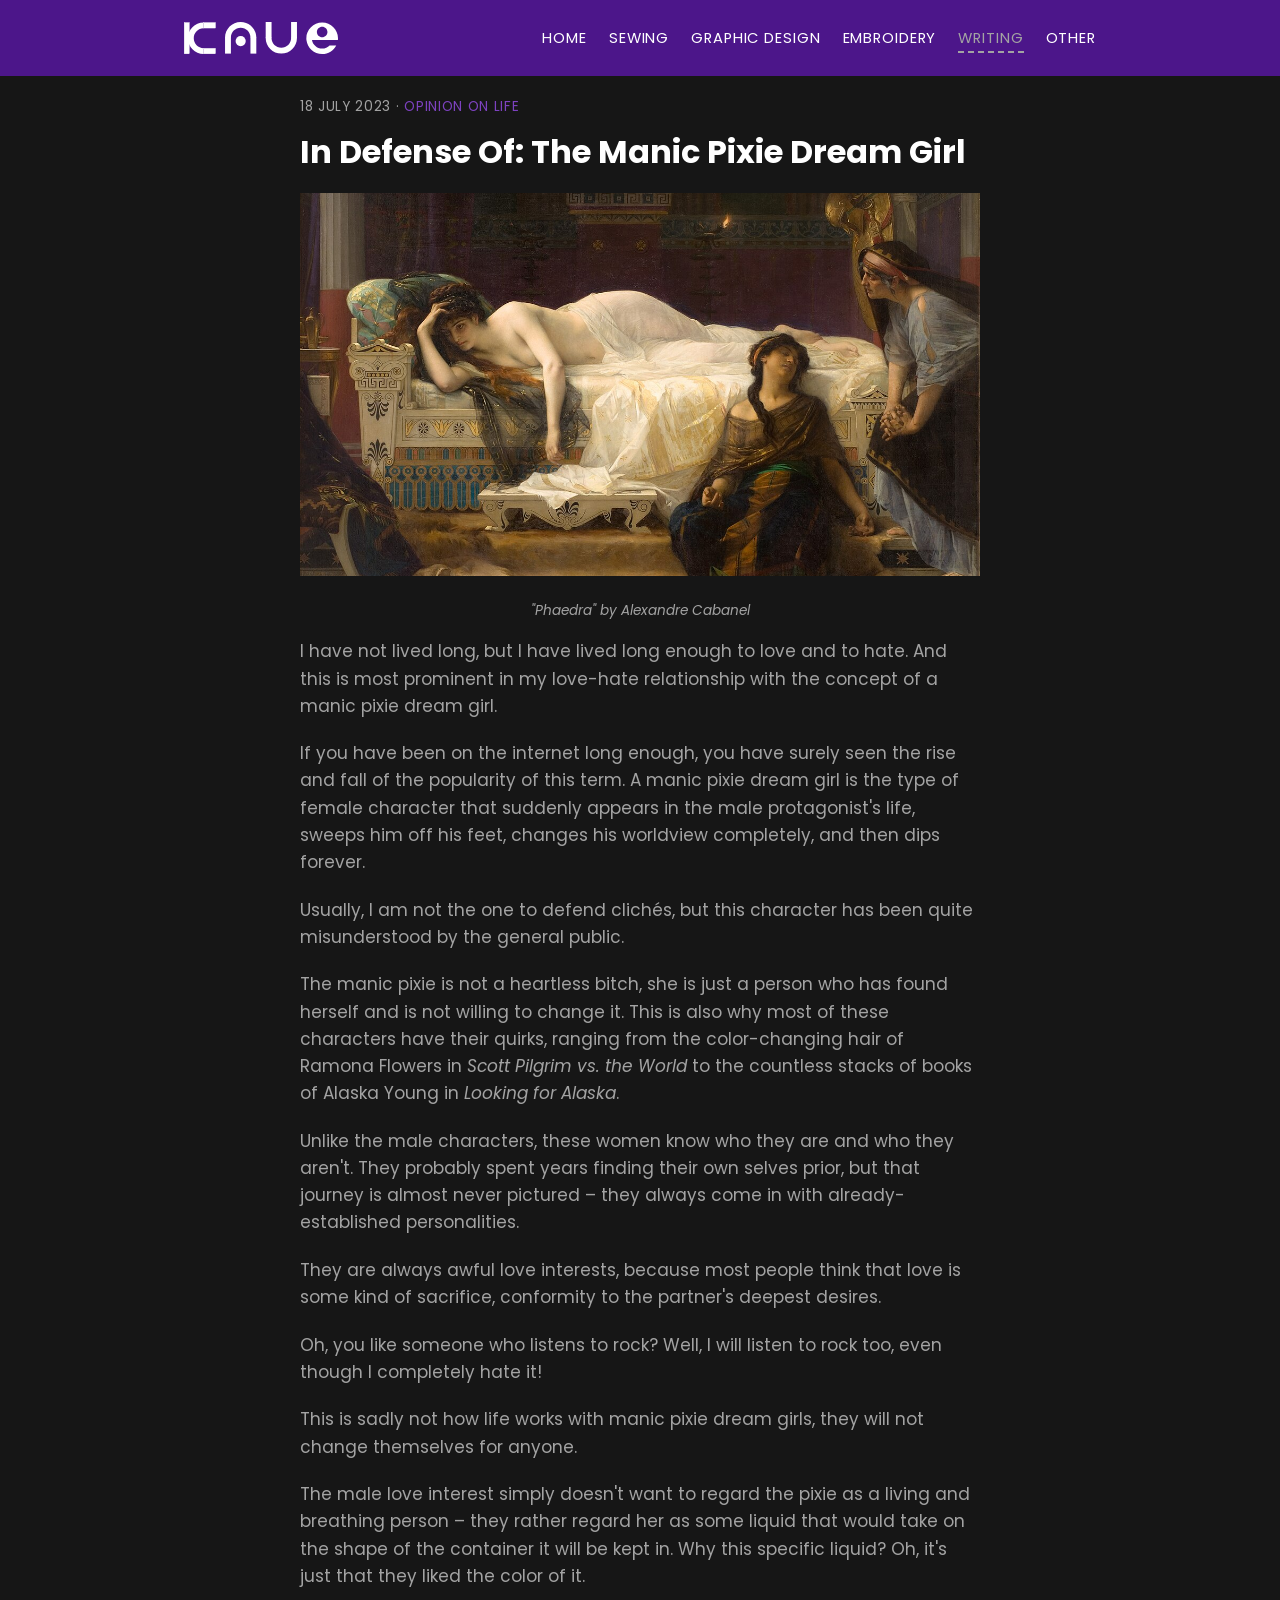
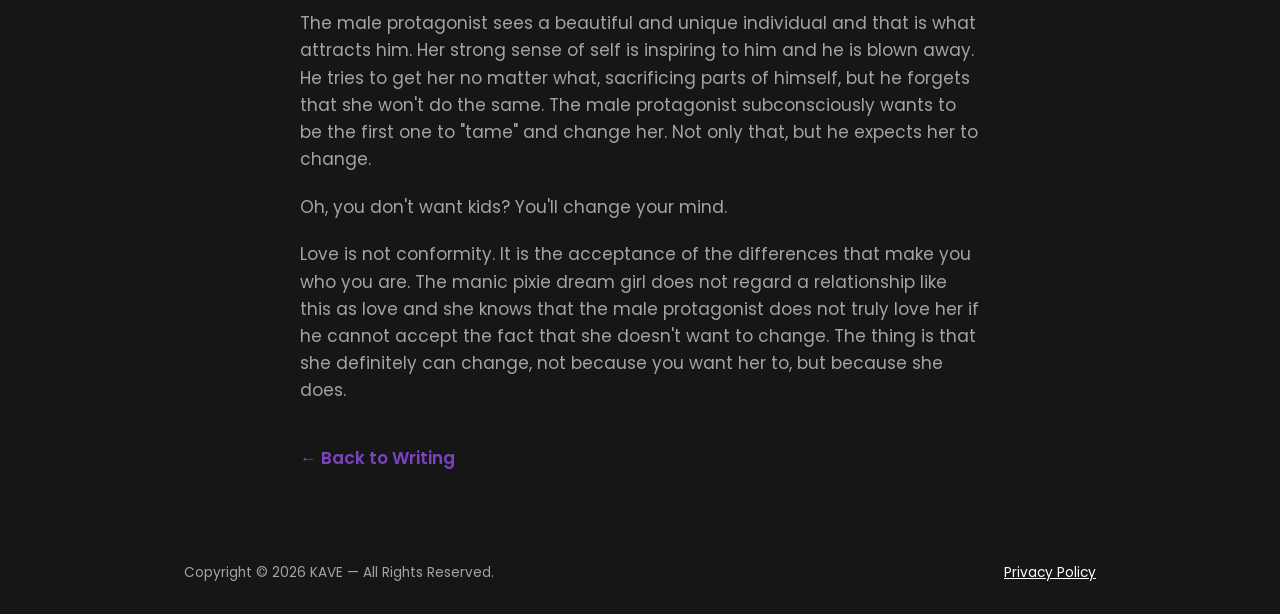
<file: blogs/writing-pixie.html>
<!DOCTYPE html>
<html lang="en">
<head>
<meta charset="UTF-8">
<meta name="viewport" content="width=device-width, initial-scale=1">
<title>Yet Another Post Title — KAVE</title>
<meta name="description" content="A short reflective piece.">
<link rel="stylesheet" href="../style.css">
</head>
<body class="subpage">

<header>
  <div class="wrap">
    <a class="brand" href="../index.html"><img src="../images/main/kave_logo_vectorized.svg" alt="KAVE"></a>
    <nav>
      <ul>
        <li><a href="../index.html">Home</a></li>
        <li><a href="../sewing.html">Sewing</a></li>
        <li><a href="../graphic-design.html">Graphic Design</a></li>
        <li><a href="../embroidery.html">Embroidery</a></li>
        <li><a href="../writing.html" class="active">Writing</a></li>
        <li><a href="../other.html">Other</a></li>
      </ul>
    </nav>
  </div>
</header>

<section class="wrap blog-article">
  <div class="blog-article-meta">18 July 2023 · <span class="blog-post-tag">Opinion on life</span></div>
  <h1>In Defense Of: The Manic Pixie Dream Girl</h1>
  <img class="blog-article-cover" src="../images/writing/pixie.jpg" alt="Post cover">
  <p class="blog-article-caption">"Phaedra" by Alexandre Cabanel</p>
  <p>I have not lived long, but I have lived long enough to love and to hate. And this is most prominent in my love-hate relationship with the concept of a manic pixie dream girl.</p>
  <p>If you have been on the internet long enough, you have surely seen the rise and fall of the popularity of this term. A manic pixie dream girl is the type of female character that suddenly appears in the male protagonist's life, sweeps him off his feet, changes his worldview completely, and then dips forever.</p>
  <p>Usually, I am not the one to defend clichés, but this character has been quite misunderstood by the general public.</p>
  <p>The manic pixie is not a heartless bitch, she is just a person who has found herself and is not willing to change it. This is also why most of these characters have their quirks, ranging from the color-changing hair of Ramona Flowers in <em>Scott Pilgrim vs. the World</em> to the countless stacks of books of Alaska Young in <em>Looking for Alaska</em>.</p>
  <p>Unlike the male characters, these women know who they are and who they aren't. They probably spent years finding their own selves prior, but that journey is almost never pictured – they always come in with already-established personalities.</p>
  <p>They are always awful love interests, because most people think that love is some kind of sacrifice, conformity to the partner's deepest desires.</p>
  <p>Oh, you like someone who listens to rock? Well, I will listen to rock too, even though I completely hate it!</p>
  <p>This is sadly not how life works with manic pixie dream girls, they will not change themselves for anyone.</p>
  <p>The male love interest simply doesn't want to regard the pixie as a living and breathing person – they rather regard her as some liquid that would take on the shape of the container it will be kept in. Why this specific liquid? Oh, it's just that they liked the color of it.</p>
  <p>The male protagonist sees a beautiful and unique individual and that is what attracts him. Her strong sense of self is inspiring to him and he is blown away. He tries to get her no matter what, sacrificing parts of himself, but he forgets that she won't do the same. The male protagonist subconsciously wants to be the first one to "tame" and change her. Not only that, but he expects her to change.</p>
  <p>Oh, you don't want kids? You'll change your mind.</p>
  <p>Love is not conformity. It is the acceptance of the differences that make you who you are. The manic pixie dream girl does not regard a relationship like this as love and she knows that the male protagonist does not truly love her if he cannot accept the fact that she doesn't want to change. The thing is that she definitely can change, not because you want her to, but because she does.</p>
  <a class="blog-article-back" href="../writing.html">← Back to Writing</a>
</section>

<footer>
  <div class="wrap">
    <span>Copyright © 2026 KAVE — All Rights Reserved.</span>
    <a href="../privacy-policy.html">Privacy Policy</a>
  </div>
</footer>

</body>
</html>
</file>
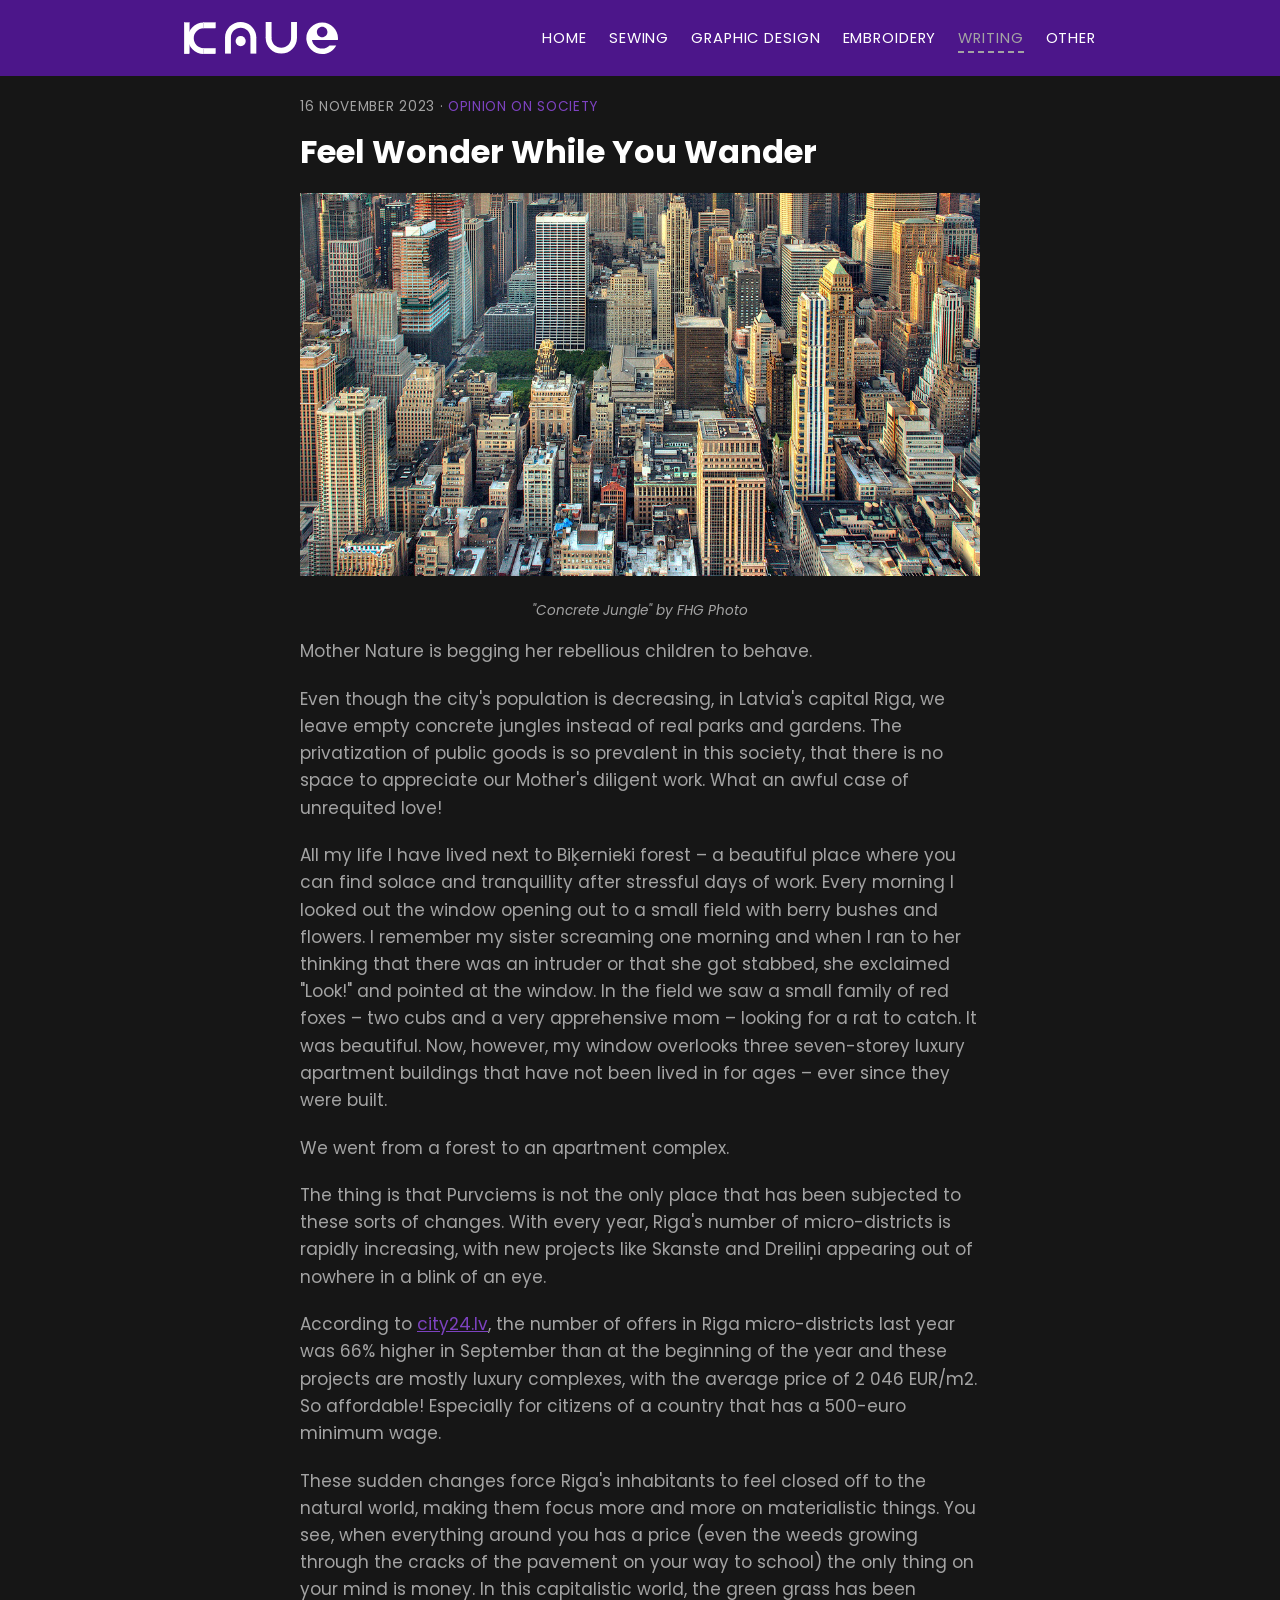
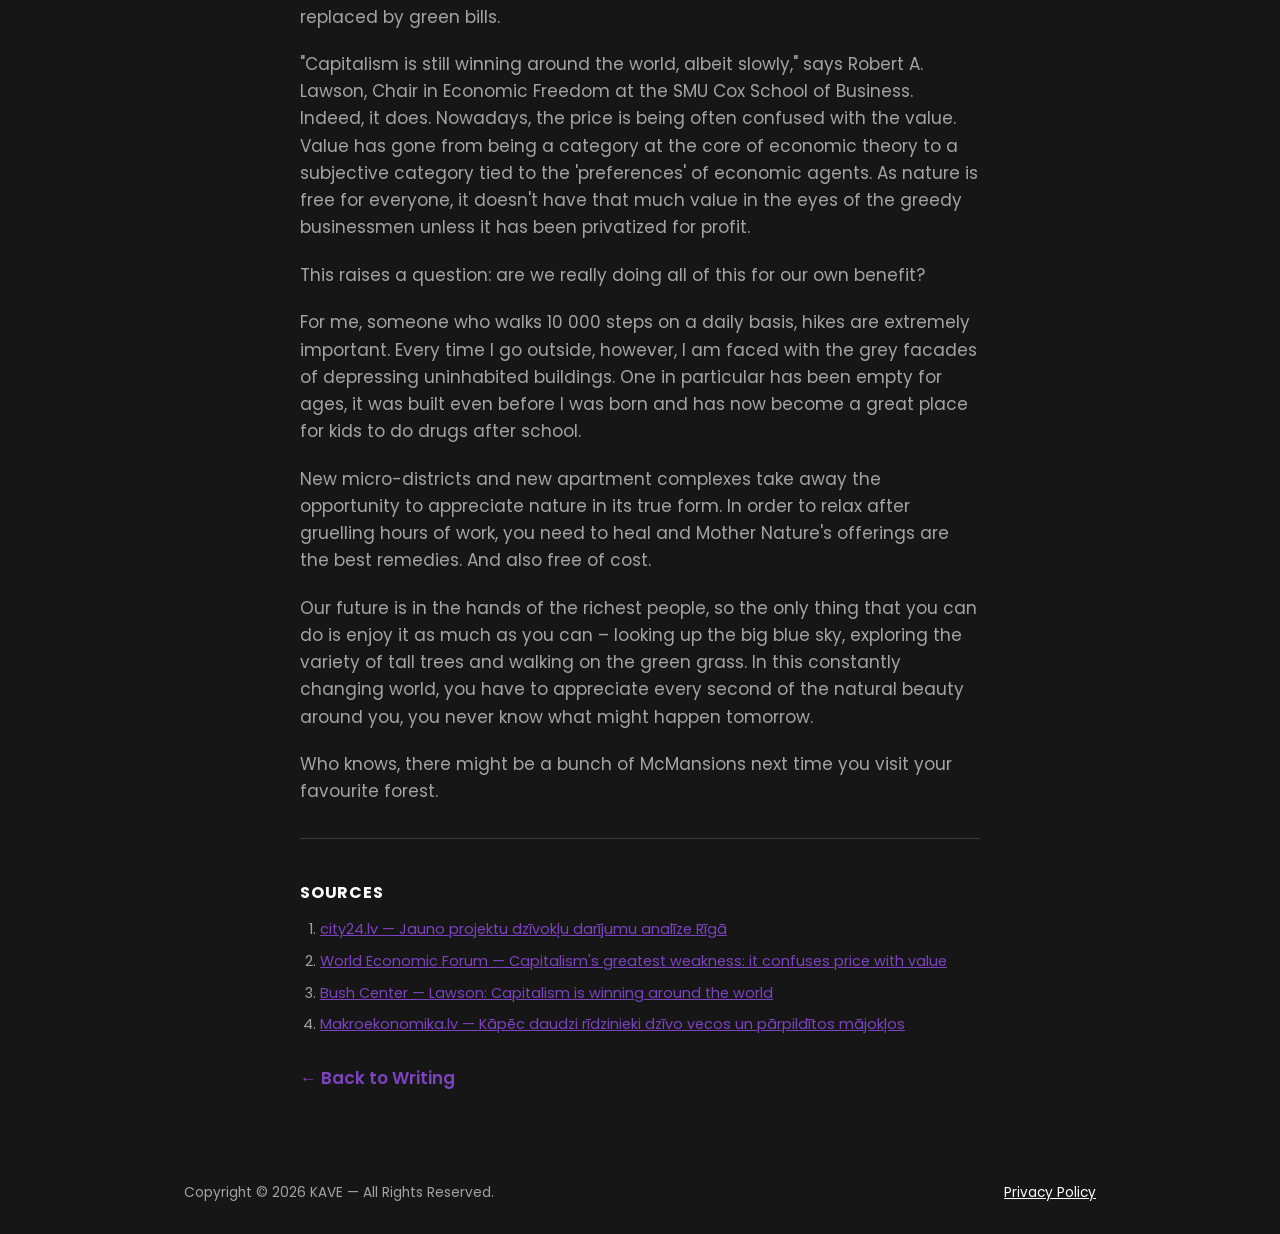
<file: blogs/writing-wonder.html>
<!DOCTYPE html>
<html lang="en">
<head>
<meta charset="UTF-8">
<meta name="viewport" content="width=device-width, initial-scale=1">
<title>Post Title Here — KAVE</title>
<meta name="description" content="A short reflective piece.">
<link rel="stylesheet" href="../style.css">
</head>
<body class="subpage">

<header>
  <div class="wrap">
    <a class="brand" href="../index.html"><img src="../images/main/kave_logo_vectorized.svg" alt="KAVE"></a>
    <nav>
      <ul>
        <li><a href="../index.html">Home</a></li>
        <li><a href="../sewing.html">Sewing</a></li>
        <li><a href="../graphic-design.html">Graphic Design</a></li>
        <li><a href="../embroidery.html">Embroidery</a></li>
        <li><a href="../writing.html" class="active">Writing</a></li>
        <li><a href="../other.html">Other</a></li>
      </ul>
    </nav>
  </div>
</header>

<section class="wrap blog-article">
  <div class="blog-article-meta">16 November 2023 · <span class="blog-post-tag">Opinion on society</span></div>
  <h1>Feel Wonder While You Wander</h1>
  <img class="blog-article-cover" src="../images/writing/wonder.jpg" alt="Post cover">
  <p class="blog-article-caption">"Concrete Jungle" by FHG Photo</p>
  <p>Mother Nature is begging her rebellious children to behave.</p>
  <p>Even though the city's population is decreasing, in Latvia's capital Riga, we leave empty concrete jungles instead of real parks and gardens. The privatization of public goods is so prevalent in this society, that there is no space to appreciate our Mother's diligent work. What an awful case of unrequited love!</p>
  <p>All my life I have lived next to Biķernieki forest – a beautiful place where you can find solace and tranquillity after stressful days of work. Every morning I looked out the window opening out to a small field with berry bushes and flowers. I remember my sister screaming one morning and when I ran to her thinking that there was an intruder or that she got stabbed, she exclaimed "Look!" and pointed at the window. In the field we saw a small family of red foxes – two cubs and a very apprehensive mom – looking for a rat to catch. It was beautiful. Now, however, my window overlooks three seven-storey luxury apartment buildings that have not been lived in for ages – ever since they were built.</p>
  <p>We went from a forest to an apartment complex.</p>
  <p>The thing is that Purvciems is not the only place that has been subjected to these sorts of changes. With every year, Riga's number of micro-districts is rapidly increasing, with new projects like Skanste and Dreiliņi appearing out of nowhere in a blink of an eye.</p>
  <p>According to <a href="https://www.city24.lv/real-estate-news-story/18099/jauno-projektu-dzivoklu-darijumu-analize-riga" target="_blank" rel="noopener">city24.lv</a>, the number of offers in Riga micro-districts last year was 66% higher in September than at the beginning of the year and these projects are mostly luxury complexes, with the average price of 2 046 EUR/m2. So affordable! Especially for citizens of a country that has a 500-euro minimum wage.</p>
  <p>These sudden changes force Riga's inhabitants to feel closed off to the natural world, making them focus more and more on materialistic things. You see, when everything around you has a price (even the weeds growing through the cracks of the pavement on your way to school) the only thing on your mind is money. In this capitalistic world, the green grass has been replaced by green bills.</p>
  <p>"Capitalism is still winning around the world, albeit slowly," says Robert A. Lawson, Chair in Economic Freedom at the SMU Cox School of Business. Indeed, it does. Nowadays, the price is being often confused with the value. Value has gone from being a category at the core of economic theory to a subjective category tied to the 'preferences' of economic agents. As nature is free for everyone, it doesn't have that much value in the eyes of the greedy businessmen unless it has been privatized for profit.</p>
  <p>This raises a question: are we really doing all of this for our own benefit?</p>
  <p>For me, someone who walks 10 000 steps on a daily basis, hikes are extremely important. Every time I go outside, however, I am faced with the grey facades of depressing uninhabited buildings. One in particular has been empty for ages, it was built even before I was born and has now become a great place for kids to do drugs after school.</p>
  <p>New micro-districts and new apartment complexes take away the opportunity to appreciate nature in its true form. In order to relax after gruelling hours of work, you need to heal and Mother Nature's offerings are the best remedies. And also free of cost.</p>
  <p>Our future is in the hands of the richest people, so the only thing that you can do is enjoy it as much as you can – looking up the big blue sky, exploring the variety of tall trees and walking on the green grass. In this constantly changing world, you have to appreciate every second of the natural beauty around you, you never know what might happen tomorrow.</p>
  <p>Who knows, there might be a bunch of McMansions next time you visit your favourite forest.</p>

  <div class="blog-article-sources">
    <h4>Sources</h4>
    <ol>
      <li><a href="https://www.city24.lv/real-estate-news-story/18099/jauno-projektu-dzivoklu-darijumu-analize-riga" target="_blank" rel="noopener">city24.lv — Jauno projektu dzīvokļu darījumu analīze Rīgā</a></li>
      <li><a href="https://www.weforum.org/agenda/2018/05/capitalisms-greatest-weakness-it-confuses-price-with-value/" target="_blank" rel="noopener">World Economic Forum — Capitalism's greatest weakness: it confuses price with value</a></li>
      <li><a href="https://www.bushcenter.org/catalyst/capitalism/lawson-capitalism-is-winning-around-the-world" target="_blank" rel="noopener">Bush Center — Lawson: Capitalism is winning around the world</a></li>
      <li><a href="https://www.makroekonomika.lv/kapec-daudzi-ridzinieki-dzivo-vecos-un-parpilditos-majoklos" target="_blank" rel="noopener">Makroekonomika.lv — Kāpēc daudzi rīdzinieki dzīvo vecos un pārpildītos mājokļos</a></li>
    </ol>
  </div>

  <a class="blog-article-back" href="../writing.html">← Back to Writing</a>
</section>

<footer>
  <div class="wrap">
    <span>Copyright © 2026 KAVE — All Rights Reserved.</span>
    <a href="../privacy-policy.html">Privacy Policy</a>
  </div>
</footer>

</body>
</html>
</file>
<file: style.css>
/* ===========================================================
   KAVE — style.css
   Palette: paper #FFFFFF · ink #424242 · violet #4C168A
            grey #161616 · thread #A3A3A3
   Display: 'Poppins' 700 · Body: 'Poppins' 400
   Signature: continuous rules, no dashes
   =========================================================== */

@import url('https://fonts.googleapis.com/css2?family=Poppins:wght@400;500;600;700&display=swap');

:root{
  --paper: #FFFFFF;
  --ink: #424242;
  --violet: #4C168A;
  --grey: #161616;
  --thread: #A3A3A3;
  --purple: #7D42C0;
  --violet-light: #9B6FD1;
  --max: 960px;
}

*{ box-sizing: border-box; }

html{ scroll-behavior: smooth; }

body{
  margin:0;
  background:var(--paper);
  color:var(--ink);
  font-family:'Poppins', sans-serif;
  line-height:1.6;
  font-size:17px;
}

h1,h2,h3{
  font-family:'Poppins', sans-serif;
  font-weight:700;
  margin:0 0 .4em;
  color:var(--violet);
}

/* shared section heading (Explore the work / Contact / subpage titles) */
.block-heading{
  text-align:center;
  text-transform:uppercase;
  font-size:2.2rem;
  color:var(--violet);
  margin-bottom:20px;
  position:relative;
  padding-bottom:14px;
  display:inline-block;
  left:50%;
  transform:translateX(-50%);
}
.page-header .block-heading{
  margin-bottom:6px;
  padding-bottom:6px;
}
/* on dark-background sections, swap to the lighter purple for contrast */
.contact .block-heading,
.subpage .block-heading{
  color:var(--purple);
}

a{ color:var(--violet); text-decoration:none; }
a:hover{ text-decoration:underline; }
a:focus-visible, button:focus-visible{ outline:3px solid var(--violet); outline-offset:3px; }

img{ max-width:100%; display:block; }

.wrap{
  max-width:var(--max);
  margin:0 auto;
  padding:0 24px;
}

/* ---------- header / nav ---------- */
header{
  background:var(--violet);
  color:var(--paper);
  padding:22px 0;
}
header .wrap{
  display:flex;
  justify-content:space-between;
  align-items:center;
  flex-wrap:wrap;
  gap:12px;
}
.brand{
  font-family:'Poppins', sans-serif;
  font-size:1.6rem;
  color:var(--paper);
  letter-spacing:.03em;
  display:inline-flex;
  align-items:center;
}
.brand img{
  height:32px;
  width:auto;
  display:block;
}
nav ul{
  list-style:none;
  display:flex;
  gap:22px;
  margin:0;
  padding:0;
  flex-wrap:wrap;
}
nav a{
  color:var(--paper);
  font-size:.92rem;
  letter-spacing:.06em;
  text-transform:uppercase;
}
nav a:hover{ 
  color:var(--thread); 
  text-decoration:none; 
}
nav a.active{
  color:var(--thread);
  border-bottom:2px dashed var(--thread);
  padding-bottom:3px;
}

/* ---------- hero ---------- */
.hero-flip{
  perspective:1200px;
  width:420px;
  max-width:100%;
  cursor:pointer;
  margin-left:-10px;
}
.hero-flip-inner{
  position:relative;
  width:100%;
  aspect-ratio:541 / 376;
  transition:transform .6s cubic-bezier(.4,.2,.2,1);
  transform-style:preserve-3d;
}
.hero-flip.flipped .hero-flip-inner{
  transform:rotateY(180deg);
}
.hero-flip-front,
.hero-flip-back{
  position:absolute;
  inset:0;
  width:100%;
  height:100%;
  backface-visibility:hidden;
  display:flex;
  align-items:center;
  justify-content:center;
  box-shadow:0 8px 20px rgba(76,22,138,.08);
}
.hero-flip-front{
  transition:transform .25s ease, filter .25s ease;
}
.hero-flip:not(.flipped):hover .hero-flip-front{
  transform:scale(1.04);
  filter:drop-shadow(0 10px 20px rgba(76,22,138,.25));
}
.hero-flip-front img,
.hero-flip-back img{
  width:100%;
  height:100%;
  object-fit:contain;
  display:block;
}
.hero-flip-back{
  transform:rotateY(180deg);
}
.hero{
  padding:80px 0 40px;
  margin-top:-520px;
  position:relative;
  z-index:3;
}
/* ---------- quote ---------- */
.quote{
  padding:20px 0 10px;
}
.quote blockquote{
  margin:0;
  font-family:'Poppins', sans-serif;
  font-size:1.4rem;
  color:var(--violet);
  max-width:42ch;
  line-height:1.5;
}

/* ---------- category grid ---------- */
.categories{
  padding:10px 0 0;
}
.grid{
  display:grid;
  grid-template-columns:repeat(5, 1fr);
  gap:14px;
}
@media (max-width:900px){
  .grid{ grid-template-columns:repeat(auto-fit, minmax(150px,1fr)); }
}
.card{
  background:var(--paper);
  border:2px solid var(--violet);
  border-radius:0;
  padding:18px 14px;
  text-align:center;
  transition:transform .15s ease, box-shadow .15s ease, border-style .15s ease;
}
.card:hover{
  transform:translateY(-3px);
  box-shadow:0 8px 20px rgba(22,22,22,.15);
  border-style:dashed;
}
.card h3{
  margin-bottom:.3em;
  font-size:1.05rem;
}
.card p{
  margin:0 0 14px;
  font-size:.85rem;
}
.card a{
  display:block;
  width:100%;
  box-sizing:border-box;
  padding:10px 0;
  background:var(--violet);
  color:var(--paper);
  font-weight:600;
  font-size:.85rem;
  text-transform:uppercase;
  letter-spacing:.03em;
  border-radius:0;
  transition:background .2s ease, color .2s ease;
}
.card a:hover{
  background:var(--grey);
  color:var(--paper);
  text-decoration:none;
}
/* ---------- contact ---------- */
.contact{
  background:var(--grey);
  padding:60px 0;
}
.contact-grid{
  display:grid;
  grid-template-columns:1fr 1fr;
  gap:48px;
}
@media (max-width:700px){
  .contact-grid{ grid-template-columns:1fr; }
}
.contact-subhead{
  color:var(--paper);
  font-size:1.6rem;
  text-align:center;
}
.contact p{ color:var(--paper); }

form{ display:grid; gap:14px; max-width:420px; }
label{ font-size:.85rem; text-transform:uppercase; letter-spacing:.05em; color:var(--purple); }
input, textarea{
  font-family:'Poppins', sans-serif;
  font-size:1rem;
  padding:10px 12px;
  border:1px solid var(--thread);
  border-radius:3px;
  background:#000000;
  color:var(--paper);
  width:100%;
  box-sizing:border-box;
}
button.send{
  width:100%;
  background:var(--violet);
  color:var(--paper);
  border:0;
  padding:12px 28px;
  font-size:.95rem;
  letter-spacing:.04em;
  text-transform:uppercase;
  border-radius:3px;
  cursor:pointer;
}
button.send:hover{ background:var(--paper); color:var(--grey); }
.form-note{ font-size:.78rem; color:var(--thread); margin-top:4px; }

.contact-email strong{ color:var(--paper); }
.contact-email a{ color:var(--purple); }

/* ---------- footer ---------- */
footer{
  background:var(--grey);
  color:var(--thread);
  padding:30px 0;
  font-size:.85rem;
}
footer .wrap{
  display:flex;
  justify-content:space-between;
  flex-wrap:wrap;
  gap:10px;
}
footer a{ color:var(--paper); text-decoration:underline; }
footer a:hover{ color:var(--thread); }

/* ---------- generic content page ---------- */
body.subpage{ background:var(--grey); }

.page-header{ padding:30px 0 0; }
.subpage .page-header p{ color:var(--thread); }

.gallery{
  columns:3;
  column-gap:4px;
  padding:0 0 60px;
}
.gallery figure{
  margin:0 0 4px;
  break-inside:avoid;
  background:var(--grey);
  border:2px solid transparent;
  cursor:pointer;
  transition:transform .15s ease, box-shadow .15s ease, border-color .15s ease, border-style .15s ease, filter .15s ease;
}
.gallery figure:hover{
  transform:translateY(-3px);
  box-shadow:0 8px 20px rgba(0,0,0,.35);
  border-color:var(--violet);
}
.gallery figure img{
  width:100%;
  display:block;
  border-radius:0;
}
.gallery figcaption{
  display:none;
}
@media (max-width:700px){
  .gallery{ columns:2; }
}
.gallery-center{
  columns:unset;
  display:flex;
  justify-content:center;
  flex-wrap:wrap;
  gap:4px;
}
.gallery-center figure{
  width:300px;
}
/* ---------- lightbox ---------- */
.lightbox{
  display:none;
  position:fixed;
  inset:0;
  background:rgba(0,0,0,.85);
  z-index:100;
  align-items:center;
  justify-content:center;
  padding:24px;
  cursor:zoom-out;
}
.lightbox.open{ display:flex; }
.lightbox img{
  max-width:90vw;
  max-height:90vh;
  width:auto;
  border:2px dashed var(--violet);
}
.lightbox-close{
  position:absolute;
  top:20px;
  right:28px;
  color:var(--paper);
  font-size:2rem;
  line-height:1;
  cursor:pointer;
}
.lightbox-nav{
  position:absolute;
  top:50%;
  transform:translateY(-50%);
  color:var(--paper);
  font-size:3rem;
  line-height:1;
  cursor:pointer;
  padding:10px 16px;
  user-select:none;
  transition:color .15s ease;
}
.lightbox-nav:hover{
  color:var(--violet-light);
}
.lightbox-prev{ left:10px; }
.lightbox-next{ right:10px; }
/* ---------- banner ---------- */
.quote-banner{
  background:url('images/main/background.png') center/cover no-repeat;
  padding:200px 24px;
  text-align:center;
}
.quote-banner blockquote{
  font-family:'Poppins', sans-serif;
  font-weight:700;
  font-size:2rem;
  color:var(--paper);
  max-width:640px;
  margin:200px auto 0;
  line-height:1.5;
}

/* ---------- wave divider + photo section ---------- */
.wave-divider{
  line-height:0;
}
.wave-divider-top{
  pointer-events:none;
  position:relative;
  z-index:1;
}
.wave-divider-bottom{
  margin-top:-70px;
  position:relative;
  z-index:1;
  pointer-events:none;
}
.wave-svg{
  width:100%;
  height:400px;
  display:block;
}
.wave-svg path{
  fill:var(--violet);
}

.about-photo{
  background:var(--paper);
  padding:0 0 90px;
  margin-top:-1px; /* removes any 1px seam between the wave and this block */
}
.about-photo-grid{
  display:flex;
  justify-content:flex-end;
  position:relative;
  z-index:2;
}

.about-photo-circle{
  position:relative;
  width:250px;
  height:250px;
  flex-shrink:0;
  margin-top:-325px;
  margin-right:0;
}
.about-photo-circle img{
  width:100%;
  height:100%;
  border-radius:50%;
  object-fit:cover;
  display:block;
}
.circle-caption{
  position:absolute;
  top:-25px;
  left:-25px;
  width:300px;
  height:300px;
  pointer-events:none;
  animation:spin-caption 20s linear infinite;
}
@keyframes spin-caption{
  from{ transform:rotate(0deg); }
  to{ transform:rotate(360deg); }
}

.circle-caption text{
  font-family:'Poppins', sans-serif;
  font-weight:600;
  font-size:20.4px;
  letter-spacing:1px;
  fill:var(--paper);
}
.about-photo-circle img{
  transition:transform .4s ease;
}
.about-photo-circle:hover img{
  transform:scale(1.04);
}
.about-photo-circle img{
  box-shadow:0 20px 40px rgba(0,0,0,.25);
}
/* ---------- book cover carousel ---------- */
.book-carousel{
  padding:20px 0 60px;
}
.book-carousel-main{
  position:relative;
  display:flex;
  align-items:center;
  justify-content:center;
  min-height:420px;
  background:var(--grey);
  overflow:hidden;
}
.book-carousel-main img{
  max-height:520px;
  max-width:100%;
  width:auto;
  object-fit:contain;
  transition:opacity .3s ease;
}
.book-carousel-nav{
  position:absolute;
  top:50%;
  transform:translateY(-50%);
  color:var(--paper);
  font-size:2.4rem;
  line-height:1;
  cursor:pointer;
  padding:10px 14px;
  user-select:none;
  transition:color .15s ease;
  z-index:2;
}
.book-carousel-nav:hover{ color:var(--purple); }
.book-carousel-prev{ left:6px; }
.book-carousel-next{ right:6px; }
.book-carousel-thumbs{
  display:flex;
  gap:10px;
  justify-content:center;
  flex-wrap:wrap;
  margin-top:16px;
}
.book-carousel-thumb{
  width:90px;
  height:90px;
  object-fit:cover;
  cursor:pointer;
  border:2px solid transparent;
  opacity:.6;
  transition:opacity .2s ease, border-color .2s ease;
}
.book-carousel-thumb:hover{
  opacity:.9;
}
.book-carousel-thumb.active{
  opacity:1;
  border-color:var(--violet);
}

.subnav{
  display:flex;
  justify-content:center;
  gap:28px;
  padding:4px 0 16px;
  flex-wrap:wrap;
}
.subnav a{
  color:var(--thread);
  font-size:.85rem;
  letter-spacing:.06em;
  text-transform:uppercase;
  padding-bottom:4px;
  border-bottom:2px solid transparent;
  transition:color .15s ease, border-color .15s ease;
}
.subnav a:hover{
  color:var(--purple);
  text-decoration:none;
}
.subnav a.active{
  color:var(--purple);
  border-bottom-color:var(--purple);
}
/* ---------- blog layout (writing page) ---------- */
.blog-layout{
  display:grid;
  grid-template-columns:1fr 220px;
  gap:48px;
  padding:20px 0 60px;
  align-items:start;
}
@media (max-width:800px){
  .blog-layout{ grid-template-columns:1fr; }
}
.blog-posts{
  display:flex;
  flex-direction:column;
}
.blog-post{
  display:grid;
  grid-template-columns:220px 1fr;
  gap:28px;
  padding:28px 0;
  border-bottom:1px solid rgba(163,163,163,.25);
}
.blog-post:first-child{ padding-top:0; }
@media (max-width:600px){
  .blog-post{ grid-template-columns:1fr; }
}
.blog-post-thumb{
  width:100%;
  aspect-ratio:1/1;
  object-fit:cover;
  display:block;
}
.blog-post-date{
  color:var(--thread);
  font-size:.82rem;
  text-transform:uppercase;
  letter-spacing:.05em;
}
.blog-post-date .blog-post-tag{
  color:var(--purple);
}
.blog-post h3{
  color:var(--paper);
  font-size:1.4rem;
  margin:.2em 0 .4em;
}
.blog-post p{
  color:var(--thread);
}
.blog-post-more{
  color:var(--purple);
  font-weight:600;
}
.blog-post-more:hover{ color:var(--violet-light); }

.blog-categories{
  border-left:1px solid rgba(163,163,163,.25);
  padding-left:28px;
}
.blog-categories h4{
  color:var(--paper);
  font-size:1.3rem;
  margin-bottom:.6em;
}
.blog-categories ul{
  list-style:none;
  margin:0;
  padding:0;
  display:flex;
  flex-direction:column;
  gap:14px;
}
.blog-categories a{
  color:var(--thread);
  font-size:.95rem;
}
.blog-categories a.active,
.blog-categories a:hover{
  color:var(--purple);
}
/* ---------- blog article (single post) ---------- */
.blog-article{
  max-width:680px;
  margin:0 auto;
  padding:20px 0 60px;
}
.blog-article-meta{
  color:var(--thread);
  font-size:.85rem;
  text-transform:uppercase;
  letter-spacing:.05em;
  margin-bottom:.6em;
}
.blog-article-meta .blog-post-tag{
  color:var(--purple);
}
.blog-article h1{
  color:var(--paper);
  font-size:2rem;
  margin-bottom:.5em;
}
.blog-article-cover{
  width:100%;
  aspect-ratio:16/9;
  object-fit:cover;
  margin-bottom:24px;
}
.blog-article p{
  color:var(--thread);
  margin-bottom:1.2em;
}
.blog-article-back{
  display:inline-block;
  margin-top:20px;
  color:var(--purple);
  font-weight:600;
}
.blog-article-back:hover{ color:var(--violet-light); }

.blog-article p a,
.blog-article-sources a{
  color:var(--purple);
  text-decoration:underline;
  word-break:break-word;
}
.blog-article p a:hover,
.blog-article-sources a:hover{
  color:var(--violet-light);
}
.blog-article-sources{
  margin-top:32px;
  padding-top:20px;
  border-top:1px solid rgba(163,163,163,.25);
}
.blog-article-sources h4{
  color:var(--paper);
  font-size:1rem;
  text-transform:uppercase;
  letter-spacing:.05em;
  margin-bottom:.8em;
}
.blog-article-sources ol{
  margin:0;
  padding-left:20px;
  color:var(--thread);
}
.blog-article-sources li{
  margin-bottom:.6em;
  font-size:.9rem;
}
.blog-article blockquote{
  margin:24px 0;
  padding:4px 0 4px 20px;
  border-left:3px solid var(--purple);
  font-style:italic;
  color:var(--paper);
}
.blog-article-cover{
  width:100%;
  aspect-ratio:16/9;
  object-fit:cover;
  display:block;
}
.blog-article-caption{
  text-align:center;
  color:var(--thread);
  font-size:.85rem;
  font-style:italic;
  margin:8px 0 24px;
}
/* ---------- poems ---------- */
.poems{
  padding:20px 0 60px;
}
.poems-list{
  max-width:600px;
  margin:0 auto;
  display:flex;
  flex-direction:column;
  gap:48px;
}
.poem h3{
  color:var(--paper);
  font-size:1.3rem;
  text-align:center;
  margin-bottom:.6em;
}
.poem-body{
  color:var(--thread);
  white-space:pre-line;
  text-align:center;
  line-height:1.8;
}
</file>
